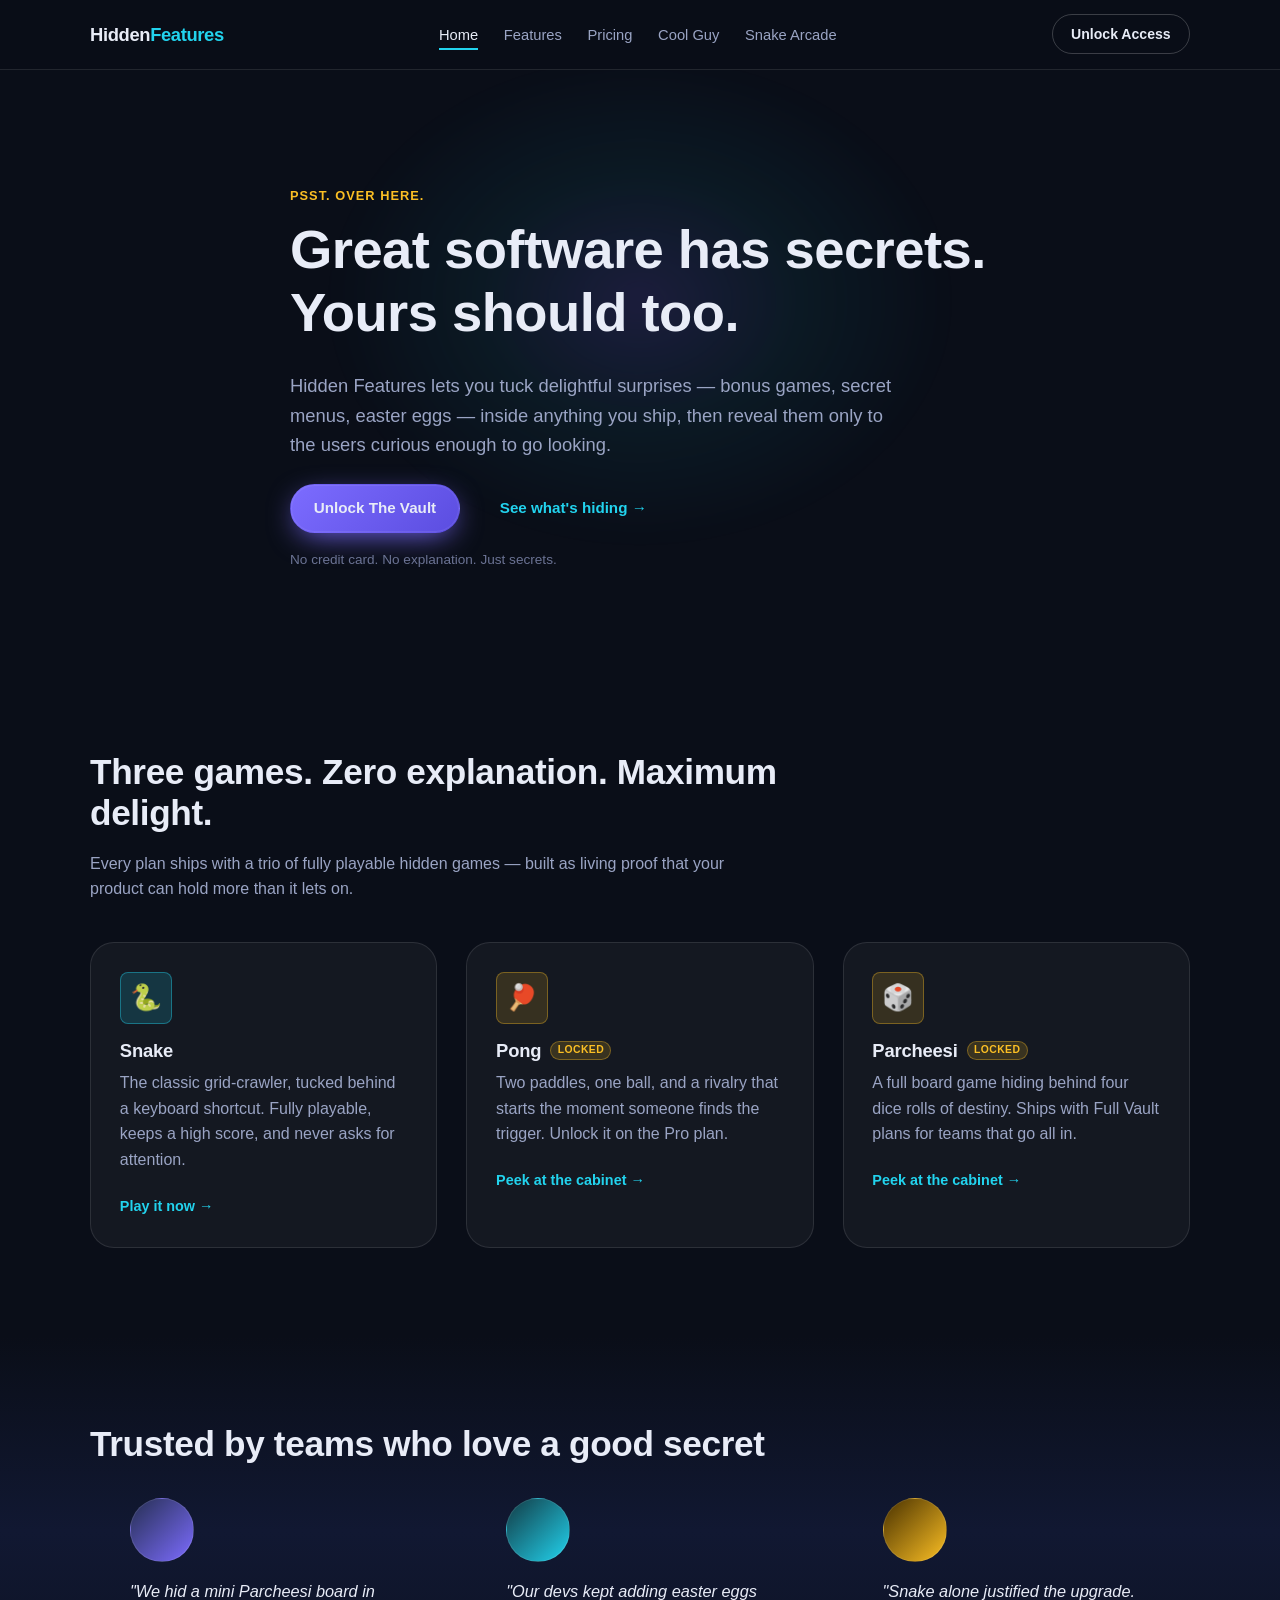
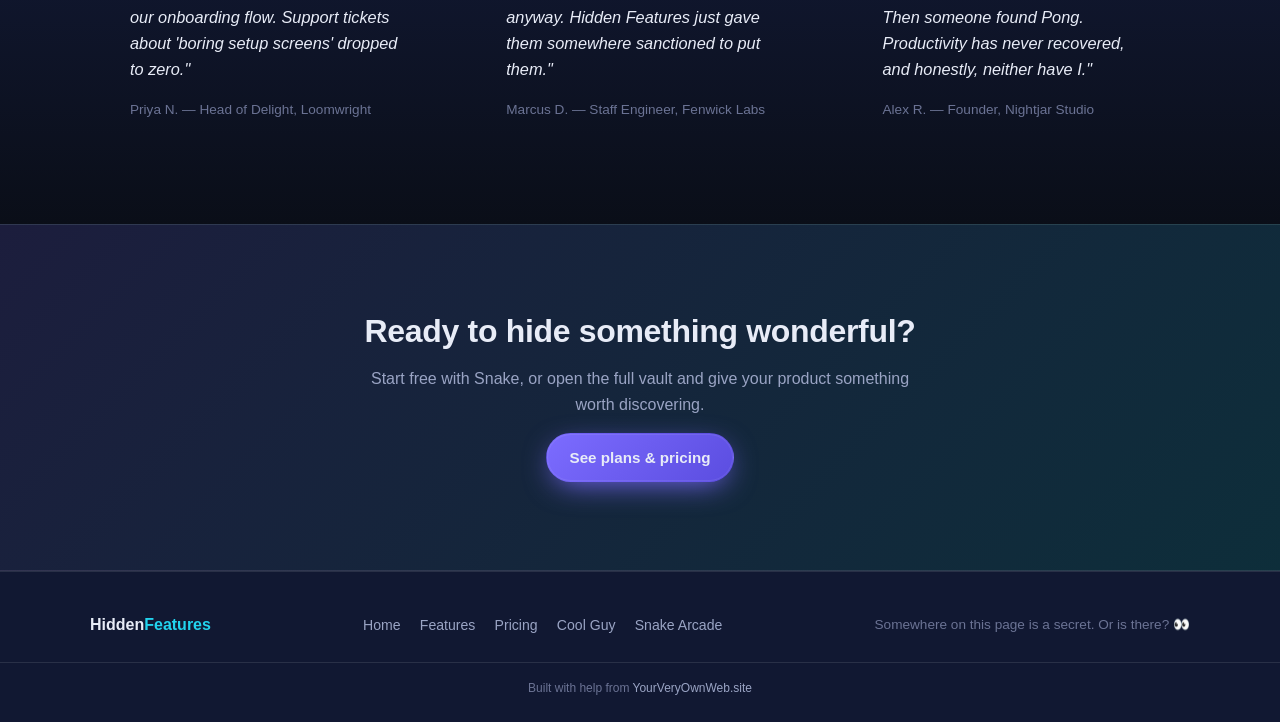
<file: index.html>
<!DOCTYPE html>
<html lang="en">
<head>
<meta charset="UTF-8">
<meta name="viewport" content="width=device-width, initial-scale=1.0">
<title>Hidden Features — Bury Secrets Inside Your Software</title>
<meta name="description" content="Hidden Features lets you tuck delightful surprises — bonus games, secret menus, easter eggs — inside anything you ship.">
<link rel="stylesheet" href="assets/css/styles.css">
</head>
<body>

<!-- HEADER / NAV START -->
<header class="site-header">
  <nav class="nav container">
    <a class="brand" href="index.html">Hidden<span>Features</span></a>
    <button class="nav-toggle" id="nav-toggle" aria-label="Toggle navigation" aria-expanded="false">
      <span></span><span></span><span></span>
    </button>
    <ul class="nav-links" id="nav-links">
      <li><a href="index.html" class="active">Home</a></li>
      <li><a href="features.html">Features</a></li>
      <li><a href="pricing.html">Pricing</a></li>
      <li><a href="cool-guy.html">Cool Guy</a></li>
      <li><a href="snake-game-arcade.html">Snake Arcade</a></li>
    </ul>
    <a class="btn btn-pill nav-cta" href="pricing.html">Unlock Access</a>
  </nav>
</header>
<!-- HEADER / NAV END -->

<main>

  <!-- HERO SECTION START -->
  <section class="hero">
    <div class="hero-glow" aria-hidden="true"></div>
    <div class="container hero-inner">
      <p class="eyebrow fade-in">Psst. Over here.</p>
      <h1 class="fade-in">Great software has secrets.<br>Yours should too.</h1>
      <p class="hero-sub fade-in">Hidden Features lets you tuck delightful surprises — bonus games, secret menus, easter eggs — inside anything you ship, then reveal them only to the users curious enough to go looking.</p>
      <div class="hero-ctas fade-in">
        <a href="pricing.html" class="btn btn-pill btn-primary">Unlock The Vault</a>
        <a href="features.html" class="btn btn-ghost">See what's hiding →</a>
      </div>
      <p class="hero-note fade-in">No credit card. No explanation. Just secrets.</p>
    </div>
  </section>
  <!-- HERO SECTION END -->

  <!-- FEATURES SECTION START -->
  <section class="section features" id="features">
    <div class="container">
      <h2 class="section-heading fade-in">Three games. Zero explanation. Maximum delight.</h2>
      <p class="section-sub fade-in">Every plan ships with a trio of fully playable hidden games — built as living proof that your product can hold more than it lets on.</p>
      <div class="grid grid-3">
        <article class="card glass fade-in">
          <div class="card-icon" style="--icon-color: var(--accent-2)">🐍</div>
          <h3>Snake</h3>
          <p>The classic grid-crawler, tucked behind a keyboard shortcut. Fully playable, keeps a high score, and never asks for attention.</p>
          <a class="card-link" href="snake-game-arcade.html">Play it now →</a>
        </article>
        <article class="card glass fade-in">
          <div class="card-icon locked" style="--icon-color: var(--accent-3)">🏓</div>
          <h3>Pong <span class="badge badge-lock">Locked</span></h3>
          <p>Two paddles, one ball, and a rivalry that starts the moment someone finds the trigger. Unlock it on the Pro plan.</p>
          <a class="card-link" href="snake-game-arcade.html">Peek at the cabinet →</a>
        </article>
        <article class="card glass fade-in">
          <div class="card-icon locked" style="--icon-color: var(--accent-3)">🎲</div>
          <h3>Parcheesi <span class="badge badge-lock">Locked</span></h3>
          <p>A full board game hiding behind four dice rolls of destiny. Ships with Full Vault plans for teams that go all in.</p>
          <a class="card-link" href="snake-game-arcade.html">Peek at the cabinet →</a>
        </article>
      </div>
    </div>
  </section>
  <!-- FEATURES SECTION END -->

  <!-- SOCIAL PROOF / TESTIMONIAL SECTION START -->
  <section class="section testimonial-band">
    <div class="container">
      <h2 class="section-heading fade-in">Trusted by teams who love a good secret</h2>
      <div class="grid grid-3">
        <figure class="testimonial glass fade-in">
          <!-- STOCK PHOTO PLACEHOLDER: swap for real headshot of a smiling product lead -->
          <div class="stock-photo avatar g1"><span>Stock Photo #14 — Woman Pointing Enthusiastically At A Laptop</span></div>
          <blockquote>"We hid a mini Parcheesi board in our onboarding flow. Support tickets about 'boring setup screens' dropped to zero."</blockquote>
          <figcaption>Priya N. — Head of Delight, Loomwright</figcaption>
        </figure>
        <figure class="testimonial glass fade-in">
          <!-- STOCK PHOTO PLACEHOLDER: swap for real headshot of a laughing engineer -->
          <div class="stock-photo avatar g2"><span>Stock Photo #22 — Man Laughing Alone With Salad, Repurposed</span></div>
          <blockquote>"Our devs kept adding easter eggs anyway. Hidden Features just gave them somewhere sanctioned to put them."</blockquote>
          <figcaption>Marcus D. — Staff Engineer, Fenwick Labs</figcaption>
        </figure>
        <figure class="testimonial glass fade-in">
          <!-- STOCK PHOTO PLACEHOLDER: swap for real headshot of a confident founder -->
          <div class="stock-photo avatar g3"><span>Stock Photo #31 — Diverse Team High-Fiving Over A Spreadsheet</span></div>
          <blockquote>"Snake alone justified the upgrade. Then someone found Pong. Productivity has never recovered, and honestly, neither have I."</blockquote>
          <figcaption>Alex R. — Founder, Nightjar Studio</figcaption>
        </figure>
      </div>
    </div>
  </section>
  <!-- SOCIAL PROOF / TESTIMONIAL SECTION END -->

  <!-- FINAL CTA BAND START -->
  <section class="section cta-band">
    <div class="container cta-band-inner fade-in">
      <h2>Ready to hide something wonderful?</h2>
      <p>Start free with Snake, or open the full vault and give your product something worth discovering.</p>
      <a href="pricing.html" class="btn btn-pill btn-primary">See plans &amp; pricing</a>
    </div>
  </section>
  <!-- FINAL CTA BAND END -->

</main>

<!-- FOOTER START -->
<footer class="site-footer">
  <div class="container footer-inner">
    <div class="footer-brand">Hidden<span>Features</span></div>
    <nav class="footer-links" aria-label="Footer navigation">
      <a href="index.html">Home</a>
      <a href="features.html">Features</a>
      <a href="pricing.html">Pricing</a>
      <a href="cool-guy.html">Cool Guy</a>
      <a href="snake-game-arcade.html">Snake Arcade</a>
    </nav>
    <p class="footer-tag">Somewhere on this page is a secret. Or is there? &#128064;</p>
  </div>
  <p class="yvow-credit">Built with help from <a href="https://yourveryownweb.site" rel="noopener">YourVeryOwnWeb.site</a></p>
</footer>
<!-- FOOTER END -->

<script src="assets/js/scripts.js"></script>
</body>
</html>
</file>
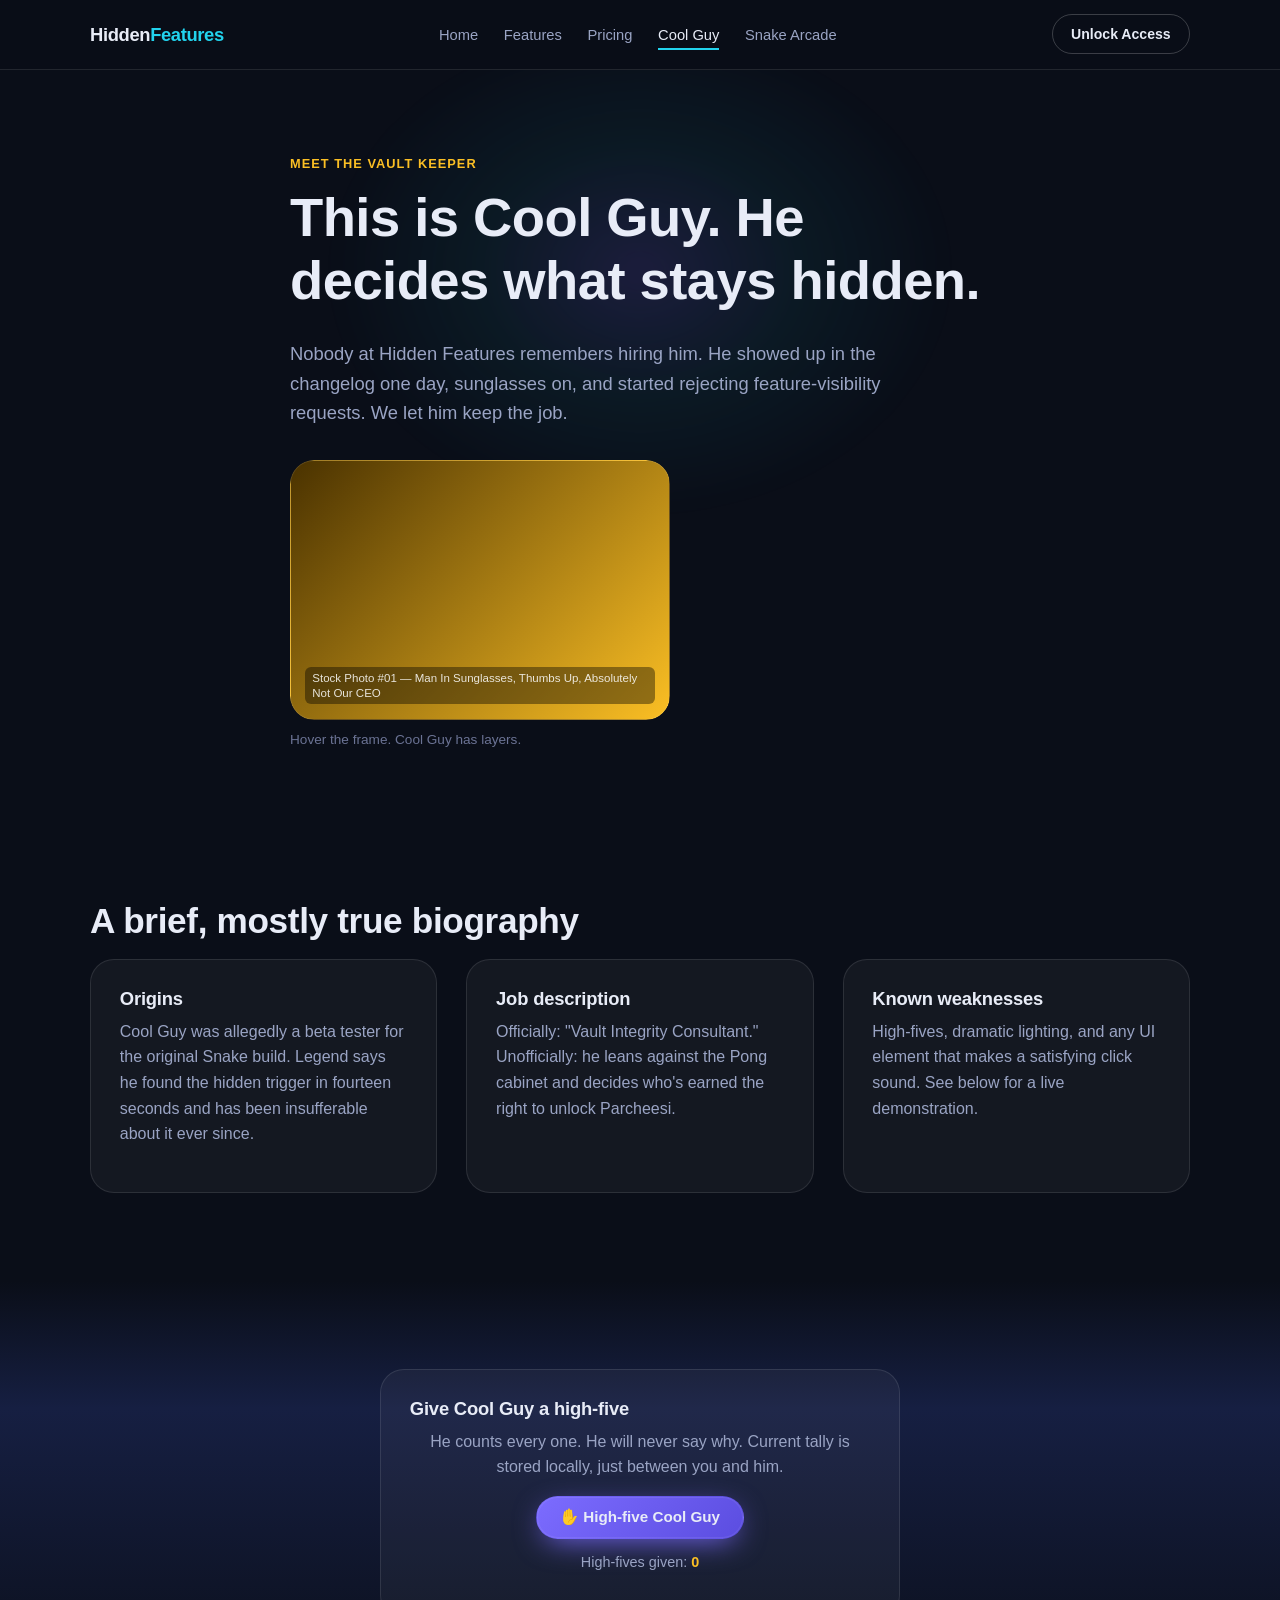
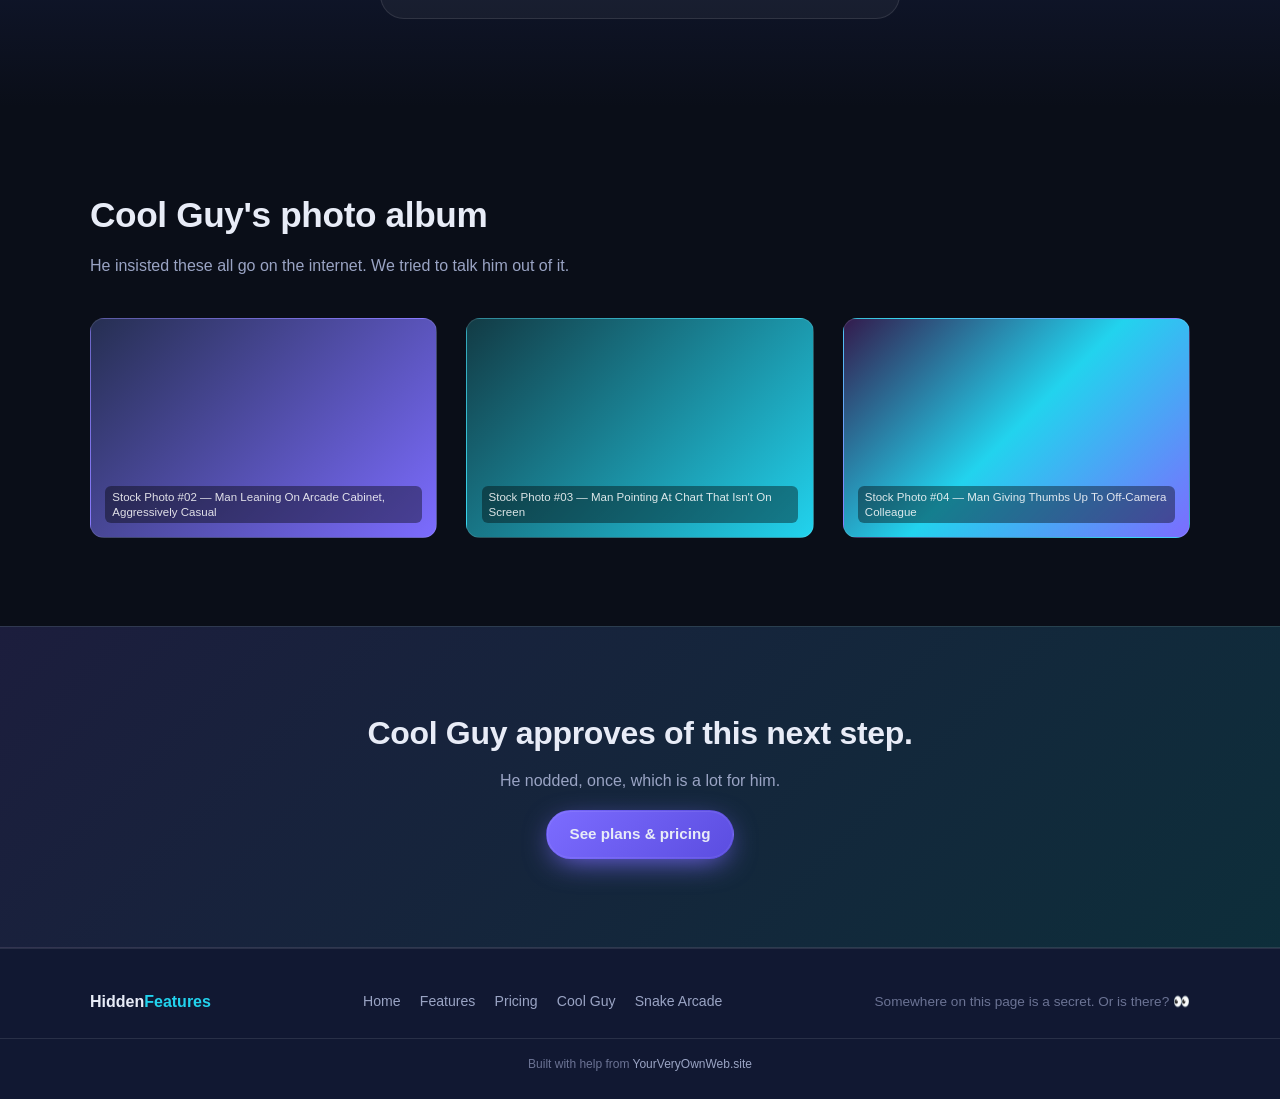
<file: cool-guy.html>
<!DOCTYPE html>
<html lang="en">
<head>
<meta charset="UTF-8">
<meta name="viewport" content="width=device-width, initial-scale=1.0">
<title>Cool Guy — Hidden Features</title>
<meta name="description" content="Meet Cool Guy, the self-appointed Vault Keeper of Hidden Features, and the reason none of your buttons do what you expect.">
<link rel="stylesheet" href="assets/css/styles.css">
</head>
<body>

<!-- HEADER / NAV START -->
<header class="site-header">
  <nav class="nav container">
    <a class="brand" href="index.html">Hidden<span>Features</span></a>
    <button class="nav-toggle" id="nav-toggle" aria-label="Toggle navigation" aria-expanded="false">
      <span></span><span></span><span></span>
    </button>
    <ul class="nav-links" id="nav-links">
      <li><a href="index.html">Home</a></li>
      <li><a href="features.html">Features</a></li>
      <li><a href="pricing.html">Pricing</a></li>
      <li><a href="cool-guy.html" class="active">Cool Guy</a></li>
      <li><a href="snake-game-arcade.html">Snake Arcade</a></li>
    </ul>
    <a class="btn btn-pill nav-cta" href="pricing.html">Unlock Access</a>
  </nav>
</header>
<!-- HEADER / NAV END -->

<main>

  <!-- MASCOT HERO SECTION START -->
  <section class="hero hero-sm">
    <div class="hero-glow" aria-hidden="true"></div>
    <div class="container hero-inner cool-guy-hero">
      <p class="eyebrow fade-in">Meet the vault keeper</p>
      <h1 class="fade-in">This is Cool Guy. He decides what stays hidden.</h1>
      <p class="hero-sub fade-in">Nobody at Hidden Features remembers hiring him. He showed up in the changelog one day, sunglasses on, and started rejecting feature-visibility requests. We let him keep the job.</p>

      <div class="mascot-frame fade-in" id="mascot">
        <!-- STOCK PHOTO PLACEHOLDER: swap for real photo of a confident man in sunglasses giving a thumbs up -->
        <div class="stock-photo mascot-photo g3">
          <span>Stock Photo #01 — Man In Sunglasses, Thumbs Up, Absolutely Not Our CEO</span>
        </div>
        <div class="mascot-shades" id="mascot-shades" aria-hidden="true">😎</div>
      </div>
      <p class="mascot-hint fade-in">Hover the frame. Cool Guy has layers.</p>
    </div>
  </section>
  <!-- MASCOT HERO SECTION END -->

  <!-- BIO SECTION START -->
  <section class="section">
    <div class="container">
      <h2 class="section-heading fade-in">A brief, mostly true biography</h2>
      <div class="grid grid-3">
        <article class="card glass fade-in">
          <h3>Origins</h3>
          <p>Cool Guy was allegedly a beta tester for the original Snake build. Legend says he found the hidden trigger in fourteen seconds and has been insufferable about it ever since.</p>
        </article>
        <article class="card glass fade-in">
          <h3>Job description</h3>
          <p>Officially: "Vault Integrity Consultant." Unofficially: he leans against the Pong cabinet and decides who's earned the right to unlock Parcheesi.</p>
        </article>
        <article class="card glass fade-in">
          <h3>Known weaknesses</h3>
          <p>High-fives, dramatic lighting, and any UI element that makes a satisfying click sound. See below for a live demonstration.</p>
        </article>
      </div>
    </div>
  </section>
  <!-- BIO SECTION END -->

  <!-- INTERACTIVE HIGH FIVE SECTION START -->
  <section class="section gizmos-section">
    <div class="container">
      <div class="card glass fade-in high-five-card">
        <h3>Give Cool Guy a high-five</h3>
        <p>He counts every one. He will never say why. Current tally is stored locally, just between you and him.</p>
        <button class="btn btn-primary btn-pill" id="high-five-btn">✋ High-five Cool Guy</button>
        <p class="high-five-count">High-fives given: <span id="high-five-total">0</span></p>
      </div>
    </div>
  </section>
  <!-- INTERACTIVE HIGH FIVE SECTION END -->

  <!-- STOCK PHOTO GALLERY SECTION START -->
  <section class="section stock-section">
    <div class="container">
      <h2 class="section-heading fade-in">Cool Guy's photo album</h2>
      <p class="section-sub fade-in">He insisted these all go on the internet. We tried to talk him out of it.</p>
      <div class="grid grid-3">
        <!-- STOCK PHOTO PLACEHOLDER: swap for a real candid photo -->
        <div class="stock-photo tall g1 fade-in"><span>Stock Photo #02 — Man Leaning On Arcade Cabinet, Aggressively Casual</span></div>
        <!-- STOCK PHOTO PLACEHOLDER: swap for a real candid photo -->
        <div class="stock-photo tall g2 fade-in"><span>Stock Photo #03 — Man Pointing At Chart That Isn't On Screen</span></div>
        <!-- STOCK PHOTO PLACEHOLDER: swap for a real candid photo -->
        <div class="stock-photo tall g4 fade-in"><span>Stock Photo #04 — Man Giving Thumbs Up To Off-Camera Colleague</span></div>
      </div>
    </div>
  </section>
  <!-- STOCK PHOTO GALLERY SECTION END -->

  <!-- FINAL CTA BAND START -->
  <section class="section cta-band">
    <div class="container cta-band-inner fade-in">
      <h2>Cool Guy approves of this next step.</h2>
      <p>He nodded, once, which is a lot for him.</p>
      <a href="pricing.html" class="btn btn-pill btn-primary">See plans &amp; pricing</a>
    </div>
  </section>
  <!-- FINAL CTA BAND END -->

</main>

<!-- FOOTER START -->
<footer class="site-footer">
  <div class="container footer-inner">
    <div class="footer-brand">Hidden<span>Features</span></div>
    <nav class="footer-links" aria-label="Footer navigation">
      <a href="index.html">Home</a>
      <a href="features.html">Features</a>
      <a href="pricing.html">Pricing</a>
      <a href="cool-guy.html">Cool Guy</a>
      <a href="snake-game-arcade.html">Snake Arcade</a>
    </nav>
    <p class="footer-tag">Somewhere on this page is a secret. Or is there? &#128064;</p>
  </div>
  <p class="yvow-credit">Built with help from <a href="https://yourveryownweb.site" rel="noopener">YourVeryOwnWeb.site</a></p>
</footer>
<!-- FOOTER END -->

<script src="assets/js/scripts.js"></script>
</body>
</html>
</file>
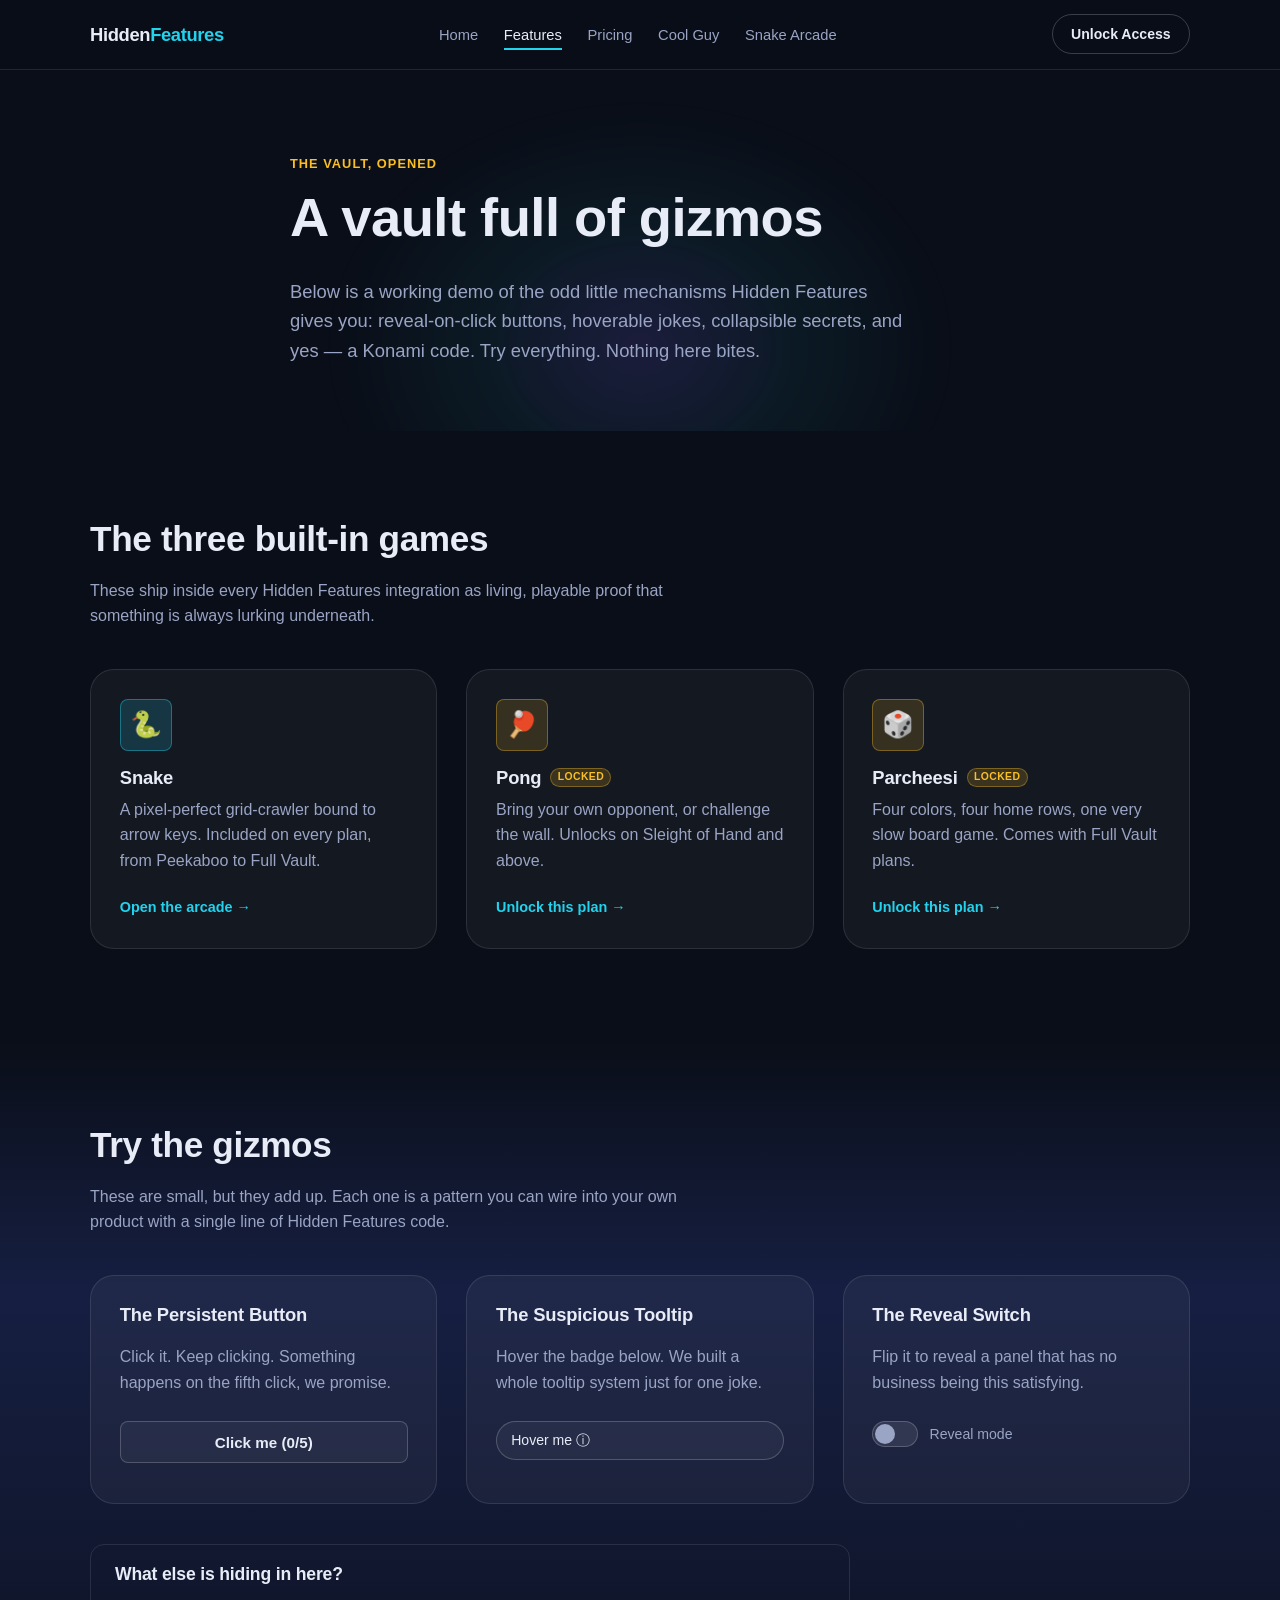
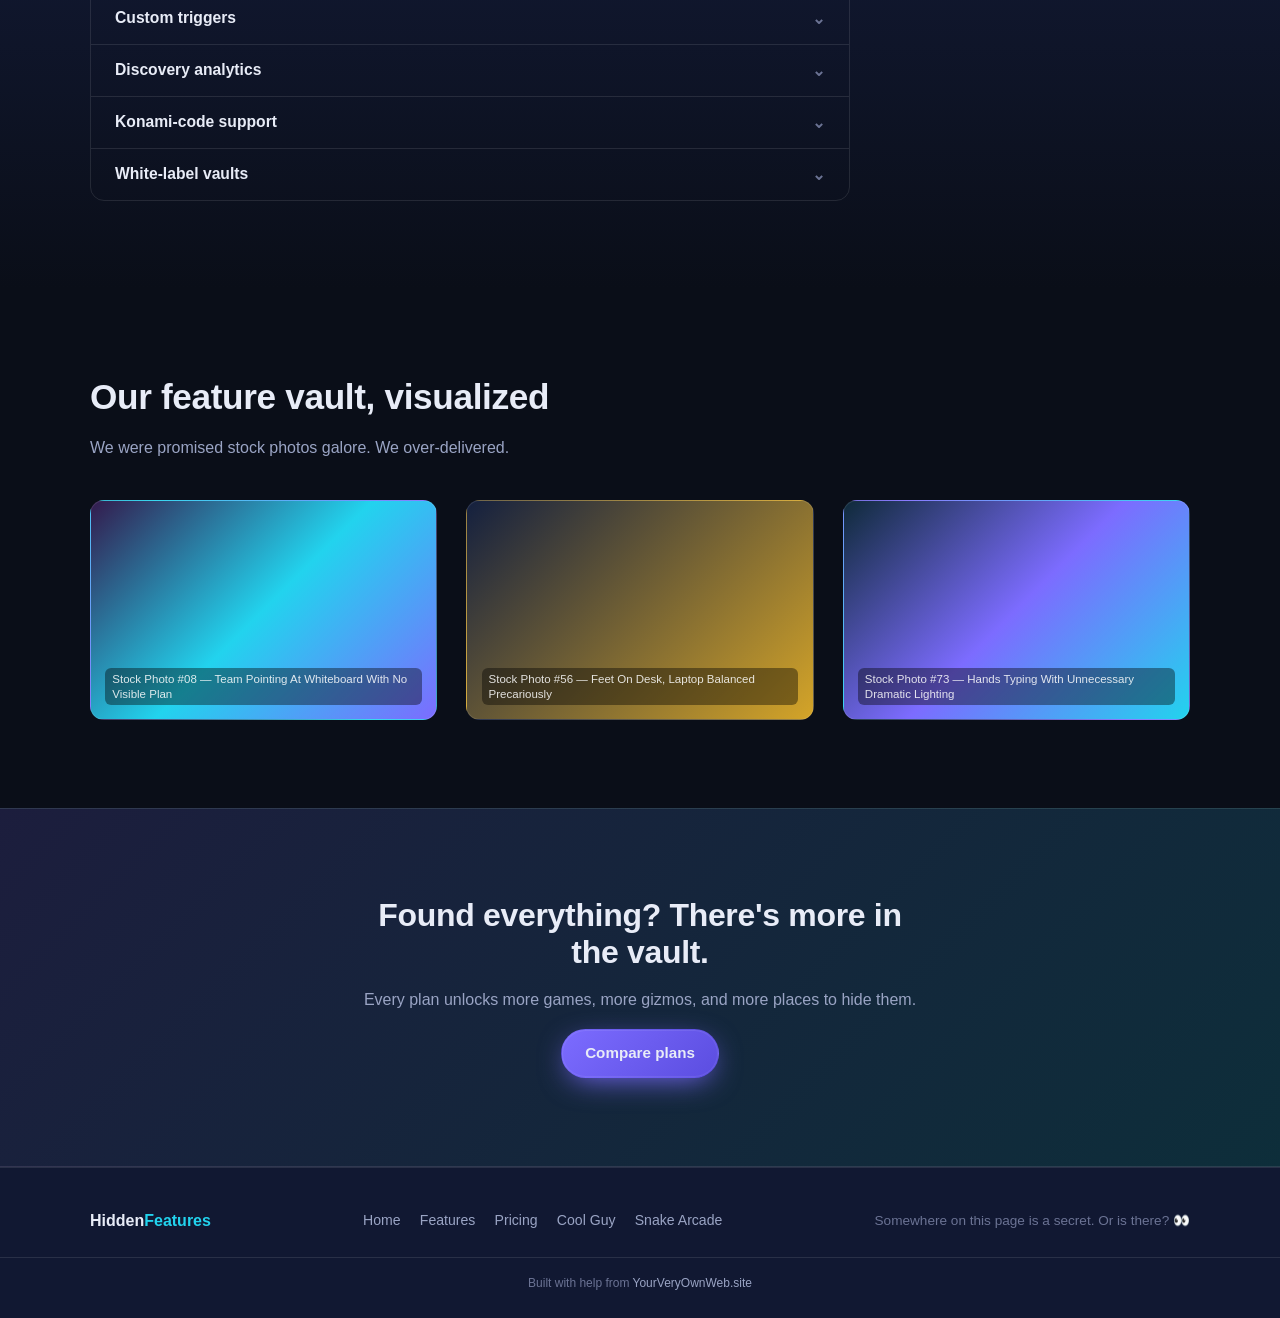
<file: features.html>
<!DOCTYPE html>
<html lang="en">
<head>
<meta charset="UTF-8">
<meta name="viewport" content="width=device-width, initial-scale=1.0">
<title>Features — Hidden Features</title>
<meta name="description" content="A vault full of gizmos: secret buttons, hidden games, hoverable easter eggs and a Konami code that actually does something.">
<link rel="stylesheet" href="assets/css/styles.css">
</head>
<body>

<!-- HEADER / NAV START -->
<header class="site-header">
  <nav class="nav container">
    <a class="brand" href="index.html">Hidden<span>Features</span></a>
    <button class="nav-toggle" id="nav-toggle" aria-label="Toggle navigation" aria-expanded="false">
      <span></span><span></span><span></span>
    </button>
    <ul class="nav-links" id="nav-links">
      <li><a href="index.html">Home</a></li>
      <li><a href="features.html" class="active">Features</a></li>
      <li><a href="pricing.html">Pricing</a></li>
      <li><a href="cool-guy.html">Cool Guy</a></li>
      <li><a href="snake-game-arcade.html">Snake Arcade</a></li>
    </ul>
    <a class="btn btn-pill nav-cta" href="pricing.html">Unlock Access</a>
  </nav>
</header>
<!-- HEADER / NAV END -->

<main>

  <!-- PAGE INTRO SECTION START -->
  <section class="hero hero-sm">
    <div class="hero-glow" aria-hidden="true"></div>
    <div class="container hero-inner">
      <p class="eyebrow fade-in">The vault, opened</p>
      <h1 class="fade-in">A vault full of gizmos</h1>
      <p class="hero-sub fade-in">Below is a working demo of the odd little mechanisms Hidden Features gives you: reveal-on-click buttons, hoverable jokes, collapsible secrets, and yes — a Konami code. Try everything. Nothing here bites.</p>
    </div>
  </section>
  <!-- PAGE INTRO SECTION END -->

  <!-- GAMES DETAIL SECTION START -->
  <section class="section" id="games">
    <div class="container">
      <h2 class="section-heading fade-in">The three built-in games</h2>
      <p class="section-sub fade-in">These ship inside every Hidden Features integration as living, playable proof that something is always lurking underneath.</p>
      <div class="grid grid-3">
        <article class="card glass fade-in">
          <div class="card-icon" style="--icon-color: var(--accent-2)">🐍</div>
          <h3>Snake</h3>
          <p>A pixel-perfect grid-crawler bound to arrow keys. Included on every plan, from Peekaboo to Full Vault.</p>
          <a class="card-link" href="snake-game-arcade.html">Open the arcade →</a>
        </article>
        <article class="card glass fade-in locked-card">
          <div class="card-icon locked" style="--icon-color: var(--accent-3)">🏓</div>
          <h3>Pong <span class="badge badge-lock">Locked</span></h3>
          <p>Bring your own opponent, or challenge the wall. Unlocks on Sleight of Hand and above.</p>
          <a class="card-link" href="pricing.html">Unlock this plan →</a>
        </article>
        <article class="card glass fade-in locked-card">
          <div class="card-icon locked" style="--icon-color: var(--accent-3)">🎲</div>
          <h3>Parcheesi <span class="badge badge-lock">Locked</span></h3>
          <p>Four colors, four home rows, one very slow board game. Comes with Full Vault plans.</p>
          <a class="card-link" href="pricing.html">Unlock this plan →</a>
        </article>
      </div>
    </div>
  </section>
  <!-- GAMES DETAIL SECTION END -->

  <!-- GIZMOS SECTION START -->
  <section class="section gizmos-section">
    <div class="container">
      <h2 class="section-heading fade-in">Try the gizmos</h2>
      <p class="section-sub fade-in">These are small, but they add up. Each one is a pattern you can wire into your own product with a single line of Hidden Features code.</p>

      <div class="grid grid-3 gizmo-grid">

        <!-- Secret click-counter button -->
        <div class="card glass fade-in gizmo-card">
          <h3>The Persistent Button</h3>
          <p>Click it. Keep clicking. Something happens on the fifth click, we promise.</p>
          <button class="btn btn-outline" id="secret-button" data-count="0">Click me (0/5)</button>
          <p class="secret-message" id="secret-message" hidden>🎉 You found it. Persistence is basically the whole product.</p>
        </div>

        <!-- Hover tooltip joke -->
        <div class="card glass fade-in gizmo-card">
          <h3>The Suspicious Tooltip</h3>
          <p>Hover the badge below. We built a whole tooltip system just for one joke.</p>
          <span class="tooltip-trigger" data-tooltip="This tooltip has been load-bearing since 2019.">Hover me ⓘ</span>
        </div>

        <!-- Toggle switch demo -->
        <div class="card glass fade-in gizmo-card">
          <h3>The Reveal Switch</h3>
          <p>Flip it to reveal a panel that has no business being this satisfying.</p>
          <label class="switch">
            <input type="checkbox" id="reveal-toggle">
            <span class="switch-track"><span class="switch-thumb"></span></span>
            <span class="switch-label">Reveal mode</span>
          </label>
          <div class="reveal-panel" id="demo-panel">
            <p>Was this necessary? No. Was it fun to build? Also no, actually, CSS transitions on checkboxes are a nightmare. But here we are.</p>
          </div>
        </div>

      </div>

      <!-- Accordion of hidden capabilities -->
      <div class="accordion fade-in" id="accordion">
        <h3 class="accordion-title">What else is hiding in here?</h3>

        <div class="accordion-item">
          <button class="accordion-trigger" aria-expanded="false">Custom triggers <span class="chevron">⌄</span></button>
          <div class="accordion-panel">
            <p>Bind any hidden feature to a keyboard shortcut, a click count, a scroll depth, or a specific user segment. If it can fire an event, it can unlock a secret.</p>
          </div>
        </div>

        <div class="accordion-item">
          <button class="accordion-trigger" aria-expanded="false">Discovery analytics <span class="chevron">⌄</span></button>
          <div class="accordion-panel">
            <p>See exactly who found what, and how long it took them. Turns out your most engaged users are the ones mashing buttons at 2am.</p>
          </div>
        </div>

        <div class="accordion-item">
          <button class="accordion-trigger" aria-expanded="false">Konami-code support <span class="chevron">⌄</span></button>
          <div class="accordion-panel">
            <p>Yes, the actual Konami code. Try it right now: ↑ ↑ ↓ ↓ ← → ← → on this page. We'll wait.</p>
          </div>
        </div>

        <div class="accordion-item">
          <button class="accordion-trigger" aria-expanded="false">White-label vaults <span class="chevron">⌄</span></button>
          <div class="accordion-panel">
            <p>On the Full Vault plan, hidden features can carry your own branding, so the surprise feels native to your product, not ours.</p>
          </div>
        </div>
      </div>

      <p class="konami-banner" id="konami-banner" hidden>🏆 Achievement unlocked: Old-School Cheater. You've earned a badge nobody can see either.</p>

    </div>
  </section>
  <!-- GIZMOS SECTION END -->

  <!-- STOCK PHOTO GAG SECTION START -->
  <section class="section stock-section">
    <div class="container">
      <h2 class="section-heading fade-in">Our feature vault, visualized</h2>
      <p class="section-sub fade-in">We were promised stock photos galore. We over-delivered.</p>
      <div class="grid grid-3">
        <!-- STOCK PHOTO PLACEHOLDER: swap for real photo of a team pointing at a whiteboard -->
        <div class="stock-photo tall g4 fade-in"><span>Stock Photo #08 — Team Pointing At Whiteboard With No Visible Plan</span></div>
        <!-- STOCK PHOTO PLACEHOLDER: swap for real photo of a person's feet on a desk -->
        <div class="stock-photo tall g5 fade-in"><span>Stock Photo #56 — Feet On Desk, Laptop Balanced Precariously</span></div>
        <!-- STOCK PHOTO PLACEHOLDER: swap for real photo of hands typing dramatically -->
        <div class="stock-photo tall g6 fade-in"><span>Stock Photo #73 — Hands Typing With Unnecessary Dramatic Lighting</span></div>
      </div>
    </div>
  </section>
  <!-- STOCK PHOTO GAG SECTION END -->

  <!-- FINAL CTA BAND START -->
  <section class="section cta-band">
    <div class="container cta-band-inner fade-in">
      <h2>Found everything? There's more in the vault.</h2>
      <p>Every plan unlocks more games, more gizmos, and more places to hide them.</p>
      <a href="pricing.html" class="btn btn-pill btn-primary">Compare plans</a>
    </div>
  </section>
  <!-- FINAL CTA BAND END -->

</main>

<!-- FOOTER START -->
<footer class="site-footer">
  <div class="container footer-inner">
    <div class="footer-brand">Hidden<span>Features</span></div>
    <nav class="footer-links" aria-label="Footer navigation">
      <a href="index.html">Home</a>
      <a href="features.html">Features</a>
      <a href="pricing.html">Pricing</a>
      <a href="cool-guy.html">Cool Guy</a>
      <a href="snake-game-arcade.html">Snake Arcade</a>
    </nav>
    <p class="footer-tag">Somewhere on this page is a secret. Or is there? &#128064;</p>
  </div>
  <p class="yvow-credit">Built with help from <a href="https://yourveryownweb.site" rel="noopener">YourVeryOwnWeb.site</a></p>
</footer>
<!-- FOOTER END -->

<script src="assets/js/scripts.js"></script>
</body>
</html>
</file>
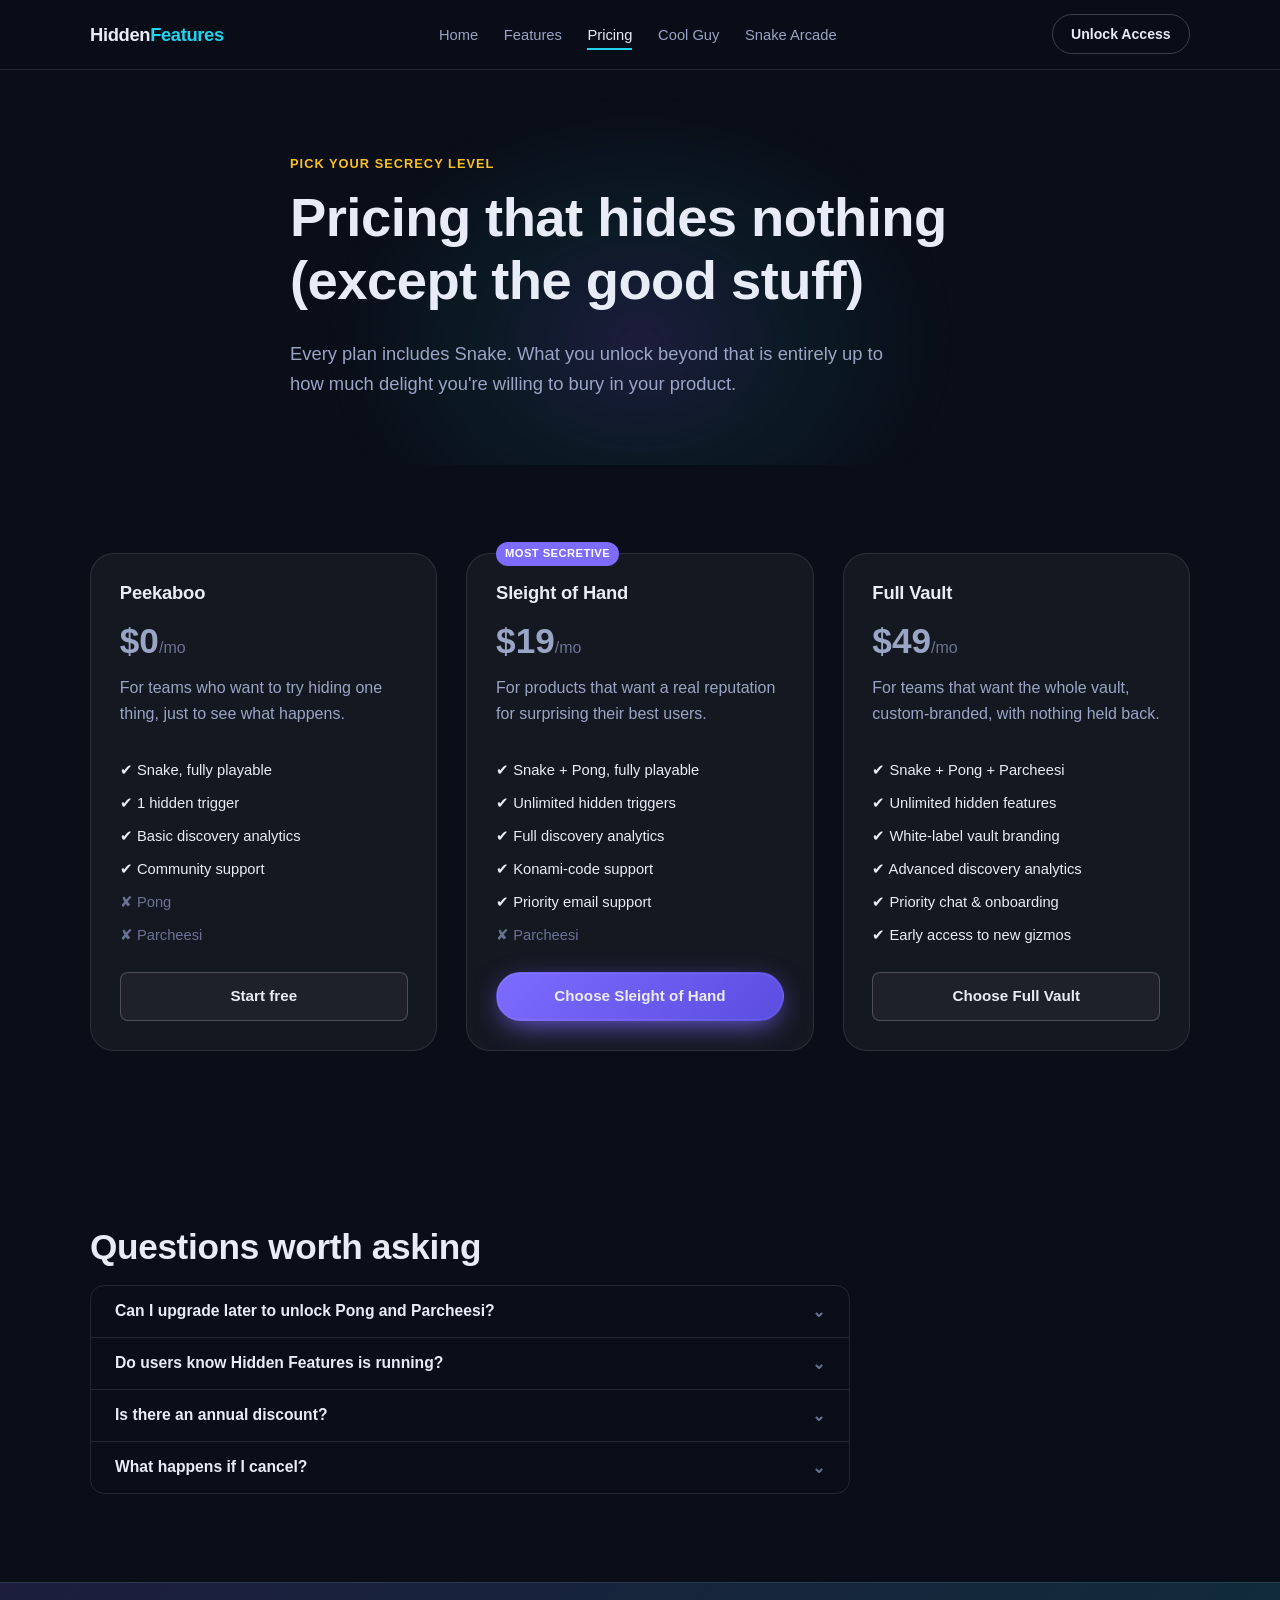
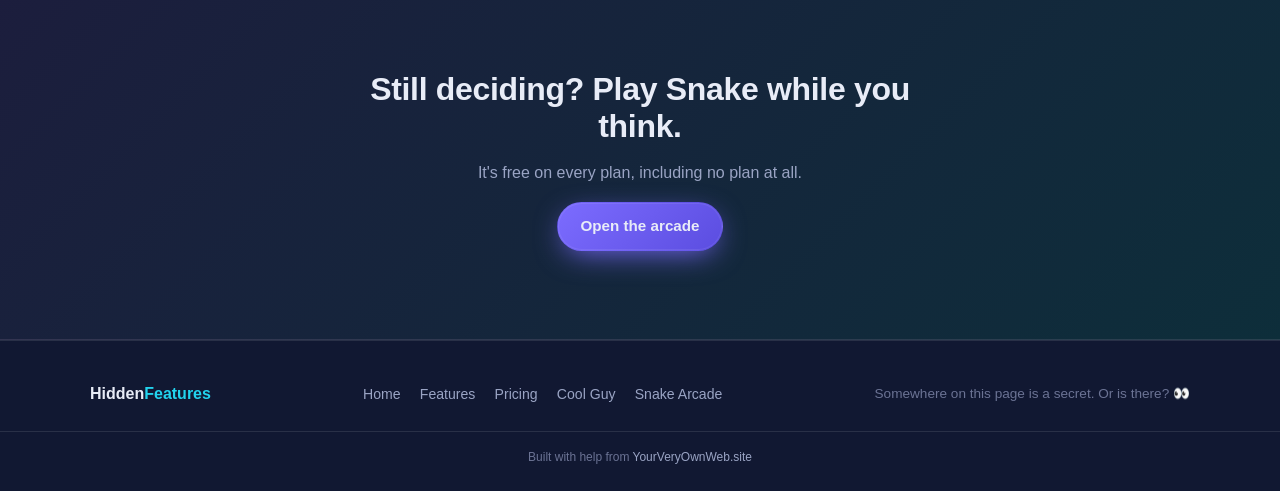
<file: pricing.html>
<!DOCTYPE html>
<html lang="en">
<head>
<meta charset="UTF-8">
<meta name="viewport" content="width=device-width, initial-scale=1.0">
<title>Pricing — Hidden Features</title>
<meta name="description" content="Simple pricing for hiding things: Peekaboo, Sleight of Hand and Full Vault. Pick how many secrets you want to keep.">
<link rel="stylesheet" href="assets/css/styles.css">
</head>
<body>

<!-- HEADER / NAV START -->
<header class="site-header">
  <nav class="nav container">
    <a class="brand" href="index.html">Hidden<span>Features</span></a>
    <button class="nav-toggle" id="nav-toggle" aria-label="Toggle navigation" aria-expanded="false">
      <span></span><span></span><span></span>
    </button>
    <ul class="nav-links" id="nav-links">
      <li><a href="index.html">Home</a></li>
      <li><a href="features.html">Features</a></li>
      <li><a href="pricing.html" class="active">Pricing</a></li>
      <li><a href="cool-guy.html">Cool Guy</a></li>
      <li><a href="snake-game-arcade.html">Snake Arcade</a></li>
    </ul>
    <a class="btn btn-pill nav-cta" href="pricing.html">Unlock Access</a>
  </nav>
</header>
<!-- HEADER / NAV END -->

<main>

  <!-- PRICING INTRO SECTION START -->
  <section class="hero hero-sm">
    <div class="hero-glow" aria-hidden="true"></div>
    <div class="container hero-inner">
      <p class="eyebrow fade-in">Pick your secrecy level</p>
      <h1 class="fade-in">Pricing that hides nothing (except the good stuff)</h1>
      <p class="hero-sub fade-in">Every plan includes Snake. What you unlock beyond that is entirely up to how much delight you're willing to bury in your product.</p>
    </div>
  </section>
  <!-- PRICING INTRO SECTION END -->

  <!-- PRICING TABLE SECTION START -->
  <section class="section">
    <div class="container">
      <div class="grid grid-3 pricing-grid">

        <article class="card glass pricing-card fade-in">
          <h3 class="plan-name">Peekaboo</h3>
          <p class="plan-price">$0<span>/mo</span></p>
          <p class="plan-desc">For teams who want to try hiding one thing, just to see what happens.</p>
          <ul class="plan-features">
            <li>✔ Snake, fully playable</li>
            <li>✔ 1 hidden trigger</li>
            <li>✔ Basic discovery analytics</li>
            <li>✔ Community support</li>
            <li class="muted">✘ Pong</li>
            <li class="muted">✘ Parcheesi</li>
          </ul>
          <a href="cool-guy.html" class="btn btn-outline plan-cta">Start free</a>
        </article>

        <article class="card glass pricing-card pricing-featured fade-in">
          <p class="plan-badge">Most secretive</p>
          <h3 class="plan-name">Sleight of Hand</h3>
          <p class="plan-price">$19<span>/mo</span></p>
          <p class="plan-desc">For products that want a real reputation for surprising their best users.</p>
          <ul class="plan-features">
            <li>✔ Snake + Pong, fully playable</li>
            <li>✔ Unlimited hidden triggers</li>
            <li>✔ Full discovery analytics</li>
            <li>✔ Konami-code support</li>
            <li>✔ Priority email support</li>
            <li class="muted">✘ Parcheesi</li>
          </ul>
          <a href="cool-guy.html" class="btn btn-pill btn-primary plan-cta">Choose Sleight of Hand</a>
        </article>

        <article class="card glass pricing-card fade-in">
          <h3 class="plan-name">Full Vault</h3>
          <p class="plan-price">$49<span>/mo</span></p>
          <p class="plan-desc">For teams that want the whole vault, custom-branded, with nothing held back.</p>
          <ul class="plan-features">
            <li>✔ Snake + Pong + Parcheesi</li>
            <li>✔ Unlimited hidden features</li>
            <li>✔ White-label vault branding</li>
            <li>✔ Advanced discovery analytics</li>
            <li>✔ Priority chat &amp; onboarding</li>
            <li>✔ Early access to new gizmos</li>
          </ul>
          <a href="cool-guy.html" class="btn btn-outline plan-cta">Choose Full Vault</a>
        </article>

      </div>
    </div>
  </section>
  <!-- PRICING TABLE SECTION END -->

  <!-- PRICING FAQ SECTION START -->
  <section class="section faq-section">
    <div class="container">
      <h2 class="section-heading fade-in">Questions worth asking</h2>
      <div class="accordion fade-in" id="pricing-accordion">
        <div class="accordion-item">
          <button class="accordion-trigger" aria-expanded="false">Can I upgrade later to unlock Pong and Parcheesi? <span class="chevron">⌄</span></button>
          <div class="accordion-panel"><p>Yes — upgrading takes effect instantly, and your existing hidden triggers carry over untouched. Nothing you've already buried gets dug up.</p></div>
        </div>
        <div class="accordion-item">
          <button class="accordion-trigger" aria-expanded="false">Do users know Hidden Features is running? <span class="chevron">⌄</span></button>
          <div class="accordion-panel"><p>Only if you tell them, or if they're the type to press every button on a page. We've found there's always at least one.</p></div>
        </div>
        <div class="accordion-item">
          <button class="accordion-trigger" aria-expanded="false">Is there an annual discount? <span class="chevron">⌄</span></button>
          <div class="accordion-panel"><p>Pay annually and get two months free on Sleight of Hand and Full Vault. We'd hide that discount from you, but that felt cruel.</p></div>
        </div>
        <div class="accordion-item">
          <button class="accordion-trigger" aria-expanded="false">What happens if I cancel? <span class="chevron">⌄</span></button>
          <div class="accordion-panel"><p>Your hidden features quietly retire. Snake, Pong and Parcheesi stop responding to their triggers, but nothing breaks — they simply go back to being hidden from everyone, including you.</p></div>
        </div>
      </div>
    </div>
  </section>
  <!-- PRICING FAQ SECTION END -->

  <!-- FINAL CTA BAND START -->
  <section class="section cta-band">
    <div class="container cta-band-inner fade-in">
      <h2>Still deciding? Play Snake while you think.</h2>
      <p>It's free on every plan, including no plan at all.</p>
      <a href="snake-game-arcade.html" class="btn btn-pill btn-primary">Open the arcade</a>
    </div>
  </section>
  <!-- FINAL CTA BAND END -->

</main>

<!-- FOOTER START -->
<footer class="site-footer">
  <div class="container footer-inner">
    <div class="footer-brand">Hidden<span>Features</span></div>
    <nav class="footer-links" aria-label="Footer navigation">
      <a href="index.html">Home</a>
      <a href="features.html">Features</a>
      <a href="pricing.html">Pricing</a>
      <a href="cool-guy.html">Cool Guy</a>
      <a href="snake-game-arcade.html">Snake Arcade</a>
    </nav>
    <p class="footer-tag">Somewhere on this page is a secret. Or is there? &#128064;</p>
  </div>
  <p class="yvow-credit">Built with help from <a href="https://yourveryownweb.site" rel="noopener">YourVeryOwnWeb.site</a></p>
</footer>
<!-- FOOTER END -->

<script src="assets/js/scripts.js"></script>
</body>
</html>
</file>
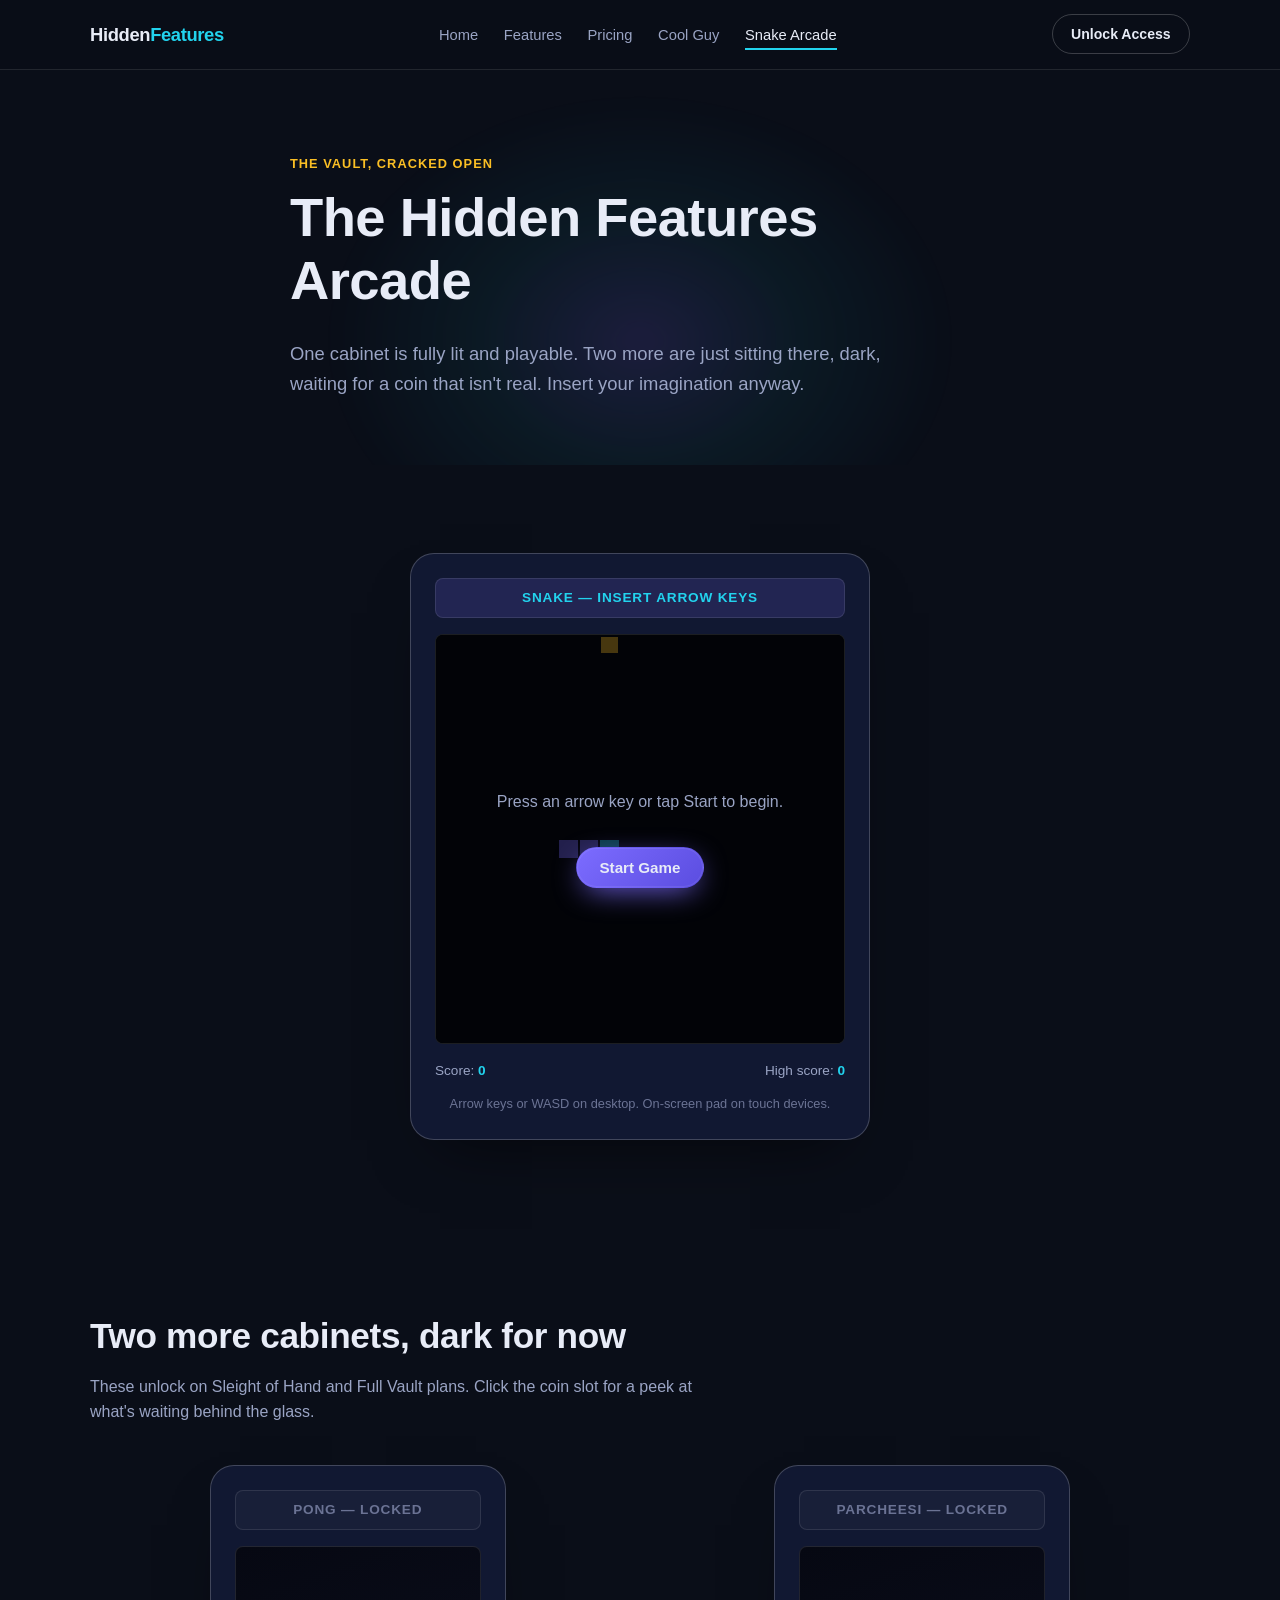
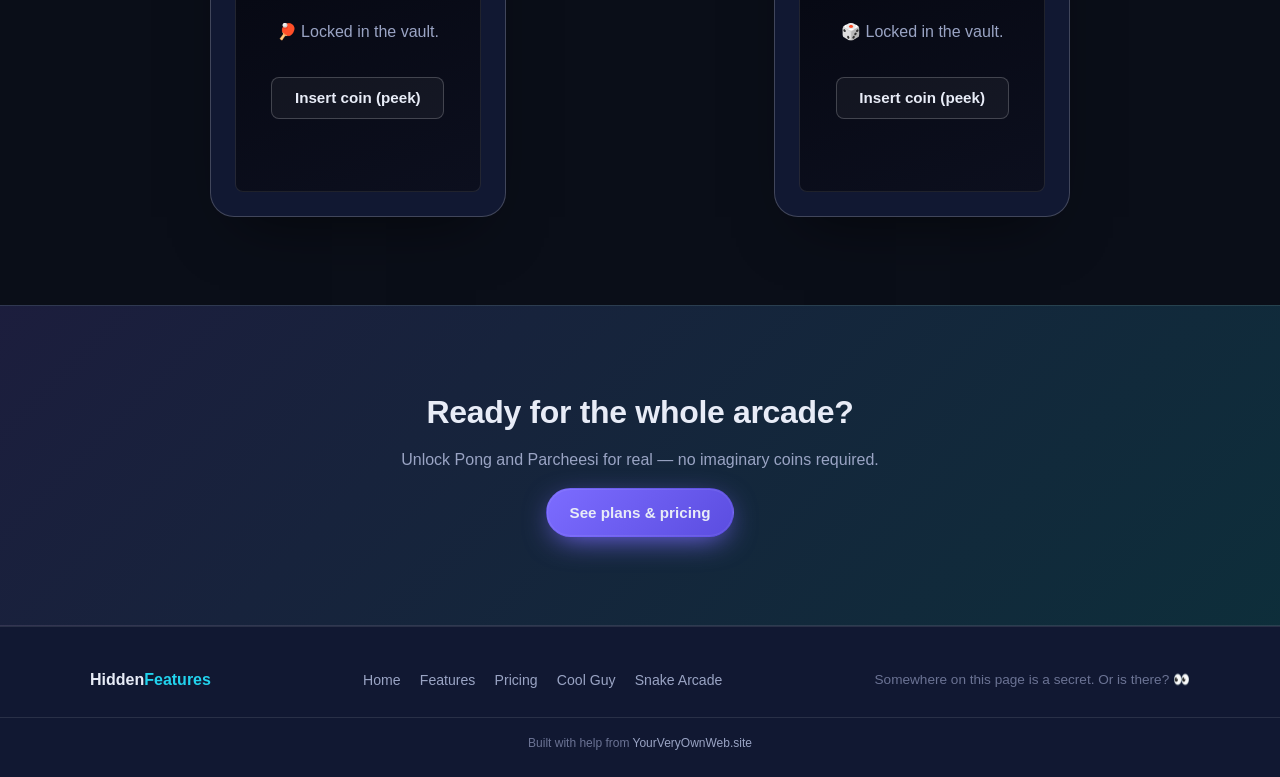
<file: snake-game-arcade.html>
<!DOCTYPE html>
<html lang="en">
<head>
<meta charset="UTF-8">
<meta name="viewport" content="width=device-width, initial-scale=1.0">
<title>Snake Game Arcade — Hidden Features</title>
<meta name="description" content="Play a fully working Snake game, and peek at the locked Pong and Parcheesi cabinets waiting behind it.">
<link rel="stylesheet" href="assets/css/styles.css">
</head>
<body>

<!-- HEADER / NAV START -->
<header class="site-header">
  <nav class="nav container">
    <a class="brand" href="index.html">Hidden<span>Features</span></a>
    <button class="nav-toggle" id="nav-toggle" aria-label="Toggle navigation" aria-expanded="false">
      <span></span><span></span><span></span>
    </button>
    <ul class="nav-links" id="nav-links">
      <li><a href="index.html">Home</a></li>
      <li><a href="features.html">Features</a></li>
      <li><a href="pricing.html">Pricing</a></li>
      <li><a href="cool-guy.html">Cool Guy</a></li>
      <li><a href="snake-game-arcade.html" class="active">Snake Arcade</a></li>
    </ul>
    <a class="btn btn-pill nav-cta" href="pricing.html">Unlock Access</a>
  </nav>
</header>
<!-- HEADER / NAV END -->

<main>

  <!-- ARCADE INTRO SECTION START -->
  <section class="hero hero-sm">
    <div class="hero-glow" aria-hidden="true"></div>
    <div class="container hero-inner">
      <p class="eyebrow fade-in">The vault, cracked open</p>
      <h1 class="fade-in">The Hidden Features Arcade</h1>
      <p class="hero-sub fade-in">One cabinet is fully lit and playable. Two more are just sitting there, dark, waiting for a coin that isn't real. Insert your imagination anyway.</p>
    </div>
  </section>
  <!-- ARCADE INTRO SECTION END -->

  <!-- SNAKE CABINET SECTION START -->
  <section class="section">
    <div class="container">
      <div class="cabinet cabinet-active fade-in">
        <div class="cabinet-marquee">SNAKE — INSERT ARROW KEYS</div>
        <div class="cabinet-screen">
          <canvas id="snake-canvas" width="400" height="400" aria-label="Snake game canvas"></canvas>
          <div class="cabinet-overlay" id="snake-overlay">
            <p id="snake-overlay-text">Press an arrow key or tap Start to begin.</p>
            <button class="btn btn-pill btn-primary" id="snake-start-btn">Start Game</button>
          </div>
        </div>
        <div class="cabinet-hud">
          <span>Score: <strong id="snake-score">0</strong></span>
          <span>High score: <strong id="snake-highscore">0</strong></span>
        </div>
        <div class="cabinet-controls" aria-label="Touch controls">
          <button class="dpad-btn" data-dir="up" aria-label="Move up">↑</button>
          <div class="dpad-row">
            <button class="dpad-btn" data-dir="left" aria-label="Move left">←</button>
            <button class="dpad-btn" data-dir="down" aria-label="Move down">↓</button>
            <button class="dpad-btn" data-dir="right" aria-label="Move right">→</button>
          </div>
        </div>
        <p class="cabinet-caption">Arrow keys or WASD on desktop. On-screen pad on touch devices.</p>
      </div>
    </div>
  </section>
  <!-- SNAKE CABINET SECTION END -->

  <!-- LOCKED CABINETS SECTION START -->
  <section class="section">
    <div class="container">
      <h2 class="section-heading fade-in">Two more cabinets, dark for now</h2>
      <p class="section-sub fade-in">These unlock on Sleight of Hand and Full Vault plans. Click the coin slot for a peek at what's waiting behind the glass.</p>

      <div class="grid grid-2 locked-cabinet-grid">

        <div class="cabinet cabinet-locked fade-in">
          <div class="cabinet-marquee">PONG — LOCKED</div>
          <div class="cabinet-screen cabinet-screen-dark" id="pong-screen">
            <div class="cabinet-overlay" id="pong-overlay">
              <p>🏓 Locked in the vault.</p>
              <button class="btn btn-outline" id="unlock-pong" aria-expanded="false">Insert coin (peek)</button>
            </div>
            <div class="cabinet-reveal" id="pong-reveal" hidden>
              <!-- STOCK PHOTO PLACEHOLDER: swap for a real screenshot of the Pong prototype -->
              <div class="stock-photo cabinet-photo g5"><span>Stock Photo #61 — Two Paddles, One Ball, Infinite Rivalry</span></div>
              <p>Two-paddle Pong with adjustable ball speed and a scoring streak counter. Unlocks with Sleight of Hand.</p>
            </div>
          </div>
        </div>

        <div class="cabinet cabinet-locked fade-in">
          <div class="cabinet-marquee">PARCHEESI — LOCKED</div>
          <div class="cabinet-screen cabinet-screen-dark" id="parcheesi-screen">
            <div class="cabinet-overlay" id="parcheesi-overlay">
              <p>🎲 Locked in the vault.</p>
              <button class="btn btn-outline" id="unlock-parcheesi" aria-expanded="false">Insert coin (peek)</button>
            </div>
            <div class="cabinet-reveal" id="parcheesi-reveal" hidden>
              <!-- STOCK PHOTO PLACEHOLDER: swap for a real screenshot of the Parcheesi board -->
              <div class="stock-photo cabinet-photo g6"><span>Stock Photo #77 — Four Colors, Four Home Rows, One Grudge</span></div>
              <p>Full four-player Parcheesi board with dice-roll animation and a "safe zone" gloat button. Unlocks with Full Vault.</p>
            </div>
          </div>
        </div>

      </div>
    </div>
  </section>
  <!-- LOCKED CABINETS SECTION END -->

  <!-- FINAL CTA BAND START -->
  <section class="section cta-band">
    <div class="container cta-band-inner fade-in">
      <h2>Ready for the whole arcade?</h2>
      <p>Unlock Pong and Parcheesi for real — no imaginary coins required.</p>
      <a href="pricing.html" class="btn btn-pill btn-primary">See plans &amp; pricing</a>
    </div>
  </section>
  <!-- FINAL CTA BAND END -->

</main>

<!-- FOOTER START -->
<footer class="site-footer">
  <div class="container footer-inner">
    <div class="footer-brand">Hidden<span>Features</span></div>
    <nav class="footer-links" aria-label="Footer navigation">
      <a href="index.html">Home</a>
      <a href="features.html">Features</a>
      <a href="pricing.html">Pricing</a>
      <a href="cool-guy.html">Cool Guy</a>
      <a href="snake-game-arcade.html">Snake Arcade</a>
    </nav>
    <p class="footer-tag">Somewhere on this page is a secret. Or is there? &#128064;</p>
  </div>
  <p class="yvow-credit">Built with help from <a href="https://yourveryownweb.site" rel="noopener">YourVeryOwnWeb.site</a></p>
</footer>
<!-- FOOTER END -->

<script src="assets/js/scripts.js"></script>
</body>
</html>
</file>
<file: assets/css/styles.css>
/* ==========================================================================
   HIDDEN FEATURES — SHARED STYLESHEET
   ========================================================================== */

/* ---------- ROOT / DESIGN TOKENS ---------- */
:root{
  --bg:#0a0e18;
  --bg-alt:#111832;
  --bg-alt-2:#161f42;
  --surface: rgba(255,255,255,0.045);
  --surface-strong: rgba(255,255,255,0.09);
  --border: rgba(255,255,255,0.10);
  --border-strong: rgba(255,255,255,0.20);
  --text:#e8ecf7;
  --text-dim:#9aa4c4;
  --text-dimmer:#6b7394;

  --accent:#7c6cff;
  --accent-soft: rgba(124,108,255,0.16);
  --accent-2:#22d3ee;
  --accent-2-soft: rgba(34,211,238,0.16);
  --accent-3:#fbbf24;
  --accent-3-soft: rgba(251,191,36,0.16);

  --radius-sm:8px;
  --radius-md:14px;
  --radius-lg:24px;

  --font-heading: 'Inter', -apple-system, BlinkMacSystemFont, 'Segoe UI', Roboto, Helvetica, Arial, sans-serif;
  --font-body: 'Inter', -apple-system, BlinkMacSystemFont, 'Segoe UI', Roboto, Helvetica, Arial, sans-serif;

  --max-width: 1180px;
  --transition: 0.25s ease;
}

/* ---------- RESET ---------- */
*, *::before, *::after{ box-sizing: border-box; }
html{ scroll-behavior: smooth; }
body{
  margin:0;
  background: var(--bg);
  color: var(--text);
  font-family: var(--font-body);
  line-height: 1.6;
  -webkit-font-smoothing: antialiased;
}
img{ max-width:100%; display:block; }
ul{ margin:0; padding:0; list-style:none; }
a{ color: inherit; text-decoration:none; }
button{ font-family: inherit; cursor:pointer; }
h1,h2,h3,h4{ font-family: var(--font-heading); margin:0 0 0.5em; line-height:1.15; letter-spacing:-0.01em; }
p{ margin:0 0 1em; color: var(--text-dim); }

.container{
  width:100%;
  max-width: var(--max-width);
  margin: 0 auto;
  padding: 0 clamp(1rem, 4vw, 2.5rem);
}

/* ---------- FADE IN (subtle motion) ---------- */
.fade-in{
  opacity: 0;
  transform: translateY(18px);
  transition: opacity 0.7s ease, transform 0.7s ease;
}
.fade-in.is-visible{
  opacity: 1;
  transform: translateY(0);
}
@media (prefers-reduced-motion: reduce){
  .fade-in{ opacity:1; transform:none; transition:none; }
}

/* ---------- BUTTONS ---------- */
.btn{
  display:inline-flex;
  align-items:center;
  justify-content:center;
  gap:0.5em;
  padding: 0.75em 1.5em;
  border-radius: var(--radius-sm);
  font-weight:600;
  font-size:0.95rem;
  border: 1px solid var(--border-strong);
  background: transparent;
  color: var(--text);
  transition: transform var(--transition), background var(--transition), box-shadow var(--transition), border-color var(--transition);
  white-space: nowrap;
}
.btn:hover{ transform: translateY(-2px); }
.btn-pill{ border-radius: 999px; }
.btn-primary{
  background: linear-gradient(135deg, var(--accent), #5b4de0);
  border-color: transparent;
  box-shadow: 0 0 0 1px rgba(255,255,255,0.08) inset, 0 8px 30px -8px var(--accent);
}
.btn-primary:hover{ box-shadow: 0 0 0 1px rgba(255,255,255,0.12) inset, 0 12px 40px -6px var(--accent); }
.btn-ghost{
  border-color: transparent;
  color: var(--accent-2);
}
.btn-ghost:hover{ color:#7ee8f7; }
.btn-outline{
  background: var(--surface);
  border-color: var(--border-strong);
}
.btn-outline:hover{ border-color: var(--accent-2); color: var(--accent-2); }

/* ---------- NAV / HEADER ---------- */
.site-header{
  position: sticky;
  top:0;
  z-index: 100;
  backdrop-filter: blur(14px);
  background: rgba(10,14,24,0.72);
  border-bottom: 1px solid var(--border);
}
.nav{
  display:flex;
  align-items:center;
  justify-content:space-between;
  gap: 1rem;
  padding: 0.9rem clamp(1rem, 4vw, 2.5rem);
}
.brand{
  font-family: var(--font-heading);
  font-weight:800;
  font-size:1.15rem;
  letter-spacing:-0.02em;
}
.brand span{ color: var(--accent-2); }

.nav-links{
  display:flex;
  align-items:center;
  gap: clamp(1rem, 2vw, 2rem);
  flex-wrap: wrap;
}
.nav-links a{
  font-size:0.92rem;
  color: var(--text-dim);
  padding: 0.4em 0;
  border-bottom: 2px solid transparent;
  transition: color var(--transition), border-color var(--transition);
}
.nav-links a:hover, .nav-links a.active{
  color: var(--text);
  border-color: var(--accent-2);
}

.nav-toggle{
  display:none;
  flex-direction:column;
  gap:5px;
  background:none;
  border:none;
  padding:6px;
}
.nav-toggle span{
  width:22px;
  height:2px;
  background: var(--text);
  border-radius:2px;
}

.nav-cta{ flex-shrink:0; padding: 0.55em 1.3em; font-size:0.88rem; }

@media (max-width: 767px){
  .nav-toggle{ display:flex; }
  .nav-links{
    position:absolute;
    top:100%;
    left:0;
    right:0;
    flex-direction:column;
    align-items:flex-start;
    background: rgba(10,14,24,0.97);
    border-bottom: 1px solid var(--border);
    padding: 1rem clamp(1rem, 4vw, 2.5rem) 1.5rem;
    max-height:0;
    overflow:hidden;
    transition: max-height 0.3s ease;
  }
  .nav-links.open{ max-height: 400px; }
  .nav-cta{ display:none; }
}

/* ---------- HERO ---------- */
.hero{
  position:relative;
  overflow:hidden;
  padding: clamp(4rem, 10vw, 7rem) 0 clamp(3rem, 7vw, 5rem);
}
.hero-sm{ padding: clamp(3rem, 7vw, 5rem) 0 clamp(2rem, 5vw, 3rem); }
.hero-glow{
  position:absolute;
  top:-20%;
  left:50%;
  width: min(900px, 130%);
  height: 700px;
  transform: translateX(-50%);
  background: radial-gradient(closest-side, var(--accent-soft), rgba(34,211,238,0.06), transparent 70%);
  filter: blur(10px);
  z-index:0;
  pointer-events:none;
}
.hero-inner{ position:relative; z-index:1; max-width: 780px; }
.eyebrow{
  display:inline-block;
  font-size:0.8rem;
  font-weight:700;
  letter-spacing:0.08em;
  text-transform:uppercase;
  color: var(--accent-3);
  margin-bottom: 1em;
}
.hero h1{
  font-size: clamp(2.1rem, 5.2vw, 3.4rem);
}
.hero-sub{
  font-size: clamp(1rem, 1.6vw, 1.15rem);
  max-width: 620px;
}
.hero-ctas{
  display:flex;
  gap:1rem;
  flex-wrap:wrap;
  margin: 1.5rem 0 1rem;
}
.hero-note{ font-size:0.85rem; color: var(--text-dimmer); }

/* ---------- SECTIONS / GRID ---------- */
.section{ padding: clamp(3rem, 7vw, 5.5rem) 0; }
.section-heading{
  font-size: clamp(1.6rem, 3vw, 2.2rem);
  max-width: 700px;
}
.section-sub{
  max-width: 640px;
  margin-bottom: 2.5rem;
}
.grid{ display:grid; gap: clamp(1.2rem, 2.5vw, 1.8rem); }
.grid-2{ grid-template-columns: 1fr; }
.grid-3{ grid-template-columns: 1fr; }
@media (min-width: 768px){
  .grid-2{ grid-template-columns: repeat(2, 1fr); }
  .grid-3{ grid-template-columns: repeat(2, 1fr); }
}
@media (min-width: 1024px){
  .grid-3{ grid-template-columns: repeat(3, 1fr); }
}

/* ---------- GLASS CARD ---------- */
.card.glass{
  background: var(--surface);
  border: 1px solid var(--border);
  border-radius: var(--radius-lg);
  padding: 1.8rem;
  transition: transform var(--transition), border-color var(--transition), background var(--transition);
}
.card.glass:hover{
  transform: translateY(-4px);
  border-color: var(--border-strong);
  background: var(--surface-strong);
}
.card-icon{
  width:52px; height:52px;
  display:flex; align-items:center; justify-content:center;
  font-size:1.6rem;
  border-radius: var(--radius-sm);
  background: color-mix(in srgb, var(--icon-color) 16%, transparent);
  border: 1px solid color-mix(in srgb, var(--icon-color) 40%, transparent);
  margin-bottom: 1rem;
}
.card-icon.locked{ opacity: 0.9; }
.card h3{ display:flex; align-items:center; gap:0.5em; font-size:1.15rem; }
.card-link{
  display:inline-block;
  margin-top:0.4rem;
  color: var(--accent-2);
  font-weight:600;
  font-size:0.9rem;
}
.card-link:hover{ text-decoration: underline; }
.locked-card{ opacity:0.92; }

.badge{
  font-size:0.65rem;
  font-weight:700;
  letter-spacing:0.04em;
  text-transform:uppercase;
  padding:0.25em 0.6em;
  border-radius:999px;
}
.badge-lock{
  background: var(--accent-3-soft);
  color: var(--accent-3);
  border: 1px solid rgba(251,191,36,0.35);
}

/* ---------- TESTIMONIAL BAND ---------- */
.testimonial-band{ background: linear-gradient(180deg, transparent, var(--bg-alt) 40%, transparent); }
.testimonial{
  display:flex;
  flex-direction:column;
  gap:1rem;
}
.testimonial blockquote{
  margin:0;
  font-size:1.02rem;
  color: var(--text);
  font-style: italic;
}
.testimonial figcaption{
  font-size:0.85rem;
  color: var(--text-dimmer);
}

/* ---------- STOCK PHOTO PLACEHOLDERS ---------- */
.stock-photo{
  position:relative;
  border-radius: var(--radius-md);
  border: 1px solid var(--border);
  overflow:hidden;
  display:flex;
  align-items:flex-end;
  min-height: 160px;
  padding: 0.9rem;
}
.stock-photo span{
  font-size:0.72rem;
  color: rgba(255,255,255,0.85);
  background: rgba(0,0,0,0.4);
  padding: 0.3em 0.6em;
  border-radius: 6px;
  line-height:1.3;
}
.stock-photo.avatar{ width:64px; height:64px; border-radius:50%; min-height:0; align-items:center; justify-content:center; padding:0; }
.stock-photo.avatar span{ display:none; }
.stock-photo.tall{ min-height: 220px; }
.stock-photo.mascot-photo{ min-height: 260px; border-radius: var(--radius-lg); }
.stock-photo.cabinet-photo{ min-height: 140px; margin-bottom: 0.8rem; }

.g1{ background: linear-gradient(135deg, #262f52, #7c6cff); }
.g2{ background: linear-gradient(135deg, #123b45, #22d3ee); }
.g3{ background: linear-gradient(135deg, #4a3200, #fbbf24); }
.g4{ background: linear-gradient(135deg, #331b4d, #22d3ee, #7c6cff); }
.g5{ background: linear-gradient(135deg, #14203f, #fbbf24 120%); }
.g6{ background: linear-gradient(135deg, #0f2a3a, #7c6cff, #22d3ee); }

/* ---------- CTA BAND ---------- */
.cta-band{
  background: linear-gradient(135deg, var(--accent-soft), var(--accent-2-soft));
  border-top: 1px solid var(--border);
  border-bottom: 1px solid var(--border);
}
.cta-band-inner{
  text-align:center;
  max-width: 640px;
  margin: 0 auto;
}
.cta-band-inner h2{ font-size: clamp(1.5rem, 3vw, 2rem); }

/* ---------- FOOTER ---------- */
.site-footer{
  padding: 2.5rem 0 1.5rem;
  border-top: 1px solid var(--border);
  background: var(--bg-alt);
}
.footer-inner{
  display:flex;
  flex-direction:column;
  gap:1rem;
  align-items:flex-start;
}
.footer-brand{ font-family: var(--font-heading); font-weight:800; }
.footer-brand span{ color: var(--accent-2); }
.footer-links{ display:flex; gap:1.2rem; flex-wrap:wrap; }
.footer-links a{ color: var(--text-dim); font-size:0.88rem; }
.footer-links a:hover{ color: var(--text); }
.footer-tag{ font-size:0.85rem; color: var(--text-dimmer); margin:0; }
@media (min-width: 768px){
  .footer-inner{ flex-direction:row; align-items:center; justify-content:space-between; flex-wrap:wrap; }
}
.yvow-credit{
  text-align:center;
  font-size:0.75rem;
  color: var(--text-dimmer);
  margin: 1.5rem 0 0;
  padding-top: 1rem;
  border-top: 1px solid var(--border);
}
.yvow-credit a{ color: var(--text-dim); }
.yvow-credit a:hover{ color: var(--accent-2); }

/* ---------- GIZMOS ---------- */
.gizmos-section{ background: linear-gradient(180deg, transparent, var(--bg-alt-2) 30%, transparent); }
.gizmo-grid{ margin-bottom: 2.5rem; }
.gizmo-card{ display:flex; flex-direction:column; gap:0.6rem; }
.secret-message{
  margin-top:0.5rem;
  color: var(--accent-3);
  font-weight:600;
  font-size:0.9rem;
}

.tooltip-trigger{
  position:relative;
  display:inline-block;
  padding:0.5em 1em;
  border-radius:999px;
  border:1px solid var(--border-strong);
  background: var(--surface);
  font-size:0.88rem;
  cursor: help;
}
.tooltip-trigger::after{
  content: attr(data-tooltip);
  position:absolute;
  bottom: calc(100% + 10px);
  left:0;
  width: 220px;
  background: #06090f;
  border: 1px solid var(--border-strong);
  color: var(--text);
  font-size:0.78rem;
  padding: 0.6em 0.8em;
  border-radius: var(--radius-sm);
  opacity:0;
  transform: translateY(6px);
  transition: opacity var(--transition), transform var(--transition);
  pointer-events:none;
  z-index:5;
}
.tooltip-trigger:hover::after, .tooltip-trigger:focus::after{
  opacity:1;
  transform: translateY(0);
}

/* switch */
.switch{ display:flex; align-items:center; gap:0.7rem; cursor:pointer; user-select:none; }
.switch input{ position:absolute; opacity:0; width:0; height:0; }
.switch-track{
  width:46px; height:26px;
  background: var(--surface-strong);
  border: 1px solid var(--border-strong);
  border-radius:999px;
  position:relative;
  transition: background var(--transition), border-color var(--transition);
}
.switch-thumb{
  position:absolute;
  top:2px; left:2px;
  width:20px; height:20px;
  border-radius:50%;
  background: var(--text-dim);
  transition: transform var(--transition), background var(--transition);
}
.switch input:checked + .switch-track{ background: var(--accent-soft); border-color: var(--accent); }
.switch input:checked + .switch-track .switch-thumb{ transform: translateX(18px); background: var(--accent-2); }
.switch-label{ font-size:0.88rem; color: var(--text-dim); }

.reveal-panel{
  margin-top:1rem;
  max-height:0;
  overflow:hidden;
  opacity:0;
  transition: max-height var(--transition), opacity var(--transition);
  border-top: 1px dashed transparent;
}
.reveal-panel.open{
  max-height:200px;
  opacity:1;
  padding-top: 0.8rem;
  border-top: 1px dashed var(--border);
}

/* accordion */
.accordion{
  border: 1px solid var(--border);
  border-radius: var(--radius-md);
  overflow:hidden;
  max-width: 760px;
}
.accordion-title{ padding: 1.2rem 1.5rem 0; font-size:1.1rem; }
.accordion-item + .accordion-item{ border-top: 1px solid var(--border); }
.accordion-trigger{
  width:100%;
  background:none;
  border:none;
  color: var(--text);
  padding: 1rem 1.5rem;
  display:flex;
  align-items:center;
  justify-content:space-between;
  font-size:0.98rem;
  font-weight:600;
  text-align:left;
}
.accordion-trigger:hover{ color: var(--accent-2); }
.chevron{ transition: transform var(--transition); color: var(--text-dimmer); }
.accordion-trigger[aria-expanded="true"] .chevron{ transform: rotate(180deg); }
.accordion-panel{
  max-height:0;
  overflow:hidden;
  transition: max-height var(--transition);
  padding: 0 1.5rem;
}
.accordion-panel p{ padding-bottom: 1.1rem; margin:0; }
.accordion-item.open .accordion-panel{ max-height: 220px; }

.konami-banner{
  margin-top:1.5rem;
  padding: 1rem 1.4rem;
  border-radius: var(--radius-md);
  background: var(--accent-3-soft);
  border: 1px solid rgba(251,191,36,0.4);
  color: var(--accent-3);
  font-weight:600;
  max-width: 760px;
}

/* ---------- PRICING ---------- */
.pricing-card{ display:flex; flex-direction:column; }
.plan-name{ font-size:1.3rem; }
.plan-price{ font-size:2.2rem; font-weight:800; margin-bottom:0.4rem; }
.plan-price span{ font-size:1rem; color: var(--text-dimmer); font-weight:500; }
.plan-desc{ min-height: 3em; }
.plan-features{ display:flex; flex-direction:column; gap:0.6rem; margin: 1rem 0 1.5rem; font-size:0.92rem; }
.plan-features .muted{ color: var(--text-dimmer); }
.plan-cta{ margin-top:auto; align-self: stretch; text-align:center; }
.pricing-featured{
  border-color: var(--accent);
  background: linear-gradient(180deg, var(--accent-soft), var(--surface));
  position:relative;
}
.plan-badge{
  position:absolute;
  top:-12px; left: 1.8rem;
  background: var(--accent);
  color:#fff;
  font-size:0.7rem;
  font-weight:700;
  padding: 0.3em 0.8em;
  border-radius:999px;
  text-transform:uppercase;
  letter-spacing:0.04em;
}

/* ---------- COOL GUY PAGE ---------- */
.cool-guy-hero{ text-align:left; }
.mascot-frame{
  position:relative;
  max-width: 380px;
  margin: 2rem 0 0.6rem;
  border-radius: var(--radius-lg);
  overflow:hidden;
}
.mascot-shades{
  position:absolute;
  bottom: 14px; right: 14px;
  font-size:2.2rem;
  opacity:0;
  transform: translateY(10px) scale(0.8);
  transition: opacity var(--transition), transform var(--transition);
}
.mascot-frame:hover .mascot-shades,
.mascot-frame.shades-on .mascot-shades{
  opacity:1;
  transform: translateY(0) scale(1);
}
.mascot-hint{ font-size:0.85rem; color: var(--text-dimmer); }

.high-five-card{ text-align:center; max-width:520px; margin:0 auto; }
.high-five-count{ margin-top:0.8rem; color: var(--text-dim); font-size:0.9rem; }
#high-five-total{ color: var(--accent-3); font-weight:700; }

/* ---------- ARCADE CABINETS ---------- */
.cabinet{
  background: var(--bg-alt);
  border: 1px solid var(--border-strong);
  border-radius: var(--radius-lg);
  padding: 1.5rem;
  max-width: 460px;
  margin: 0 auto;
  box-shadow: 0 30px 60px -30px rgba(0,0,0,0.6);
}
.cabinet-marquee{
  text-align:center;
  font-weight:800;
  letter-spacing:0.06em;
  font-size:0.85rem;
  padding: 0.6em;
  border-radius: var(--radius-sm);
  margin-bottom: 1rem;
  background: var(--accent-soft);
  color: var(--accent-2);
  border: 1px solid var(--border);
}
.cabinet-locked .cabinet-marquee{
  background: rgba(255,255,255,0.03);
  color: var(--text-dimmer);
}
.cabinet-screen{
  position:relative;
  background:#020408;
  border-radius: var(--radius-sm);
  border: 1px solid var(--border);
  overflow:hidden;
  aspect-ratio: 1 / 1;
  display:flex;
  align-items:center;
  justify-content:center;
}
.cabinet-screen canvas{
  width:100%;
  height:100%;
  display:block;
  image-rendering: pixelated;
}
.cabinet-screen-dark{ background: linear-gradient(160deg, #060812, #0c0f1e); padding: 1.2rem; flex-direction:column; }
.cabinet-overlay{
  position:absolute;
  inset:0;
  display:flex;
  flex-direction:column;
  align-items:center;
  justify-content:center;
  gap:1rem;
  text-align:center;
  background: rgba(2,4,8,0.72);
  padding: 1rem;
}
.cabinet-screen-dark .cabinet-overlay{ position:static; background:none; }
.cabinet-reveal{
  text-align:center;
  padding: 0.3rem 0.2rem 0;
}
.cabinet-hud{
  display:flex;
  justify-content:space-between;
  font-size:0.85rem;
  color: var(--text-dim);
  margin-top:1rem;
}
.cabinet-hud strong{ color: var(--accent-2); }
.cabinet-controls{ display:none; margin-top:1.2rem; flex-direction:column; align-items:center; gap:0.4rem; }
.dpad-row{ display:flex; gap:0.4rem; }
.dpad-btn{
  width:48px; height:48px;
  border-radius: var(--radius-sm);
  border: 1px solid var(--border-strong);
  background: var(--surface);
  color: var(--text);
  font-size:1.2rem;
}
.dpad-btn:active{ background: var(--accent-soft); }
.cabinet-caption{ text-align:center; font-size:0.8rem; color: var(--text-dimmer); margin-top:0.8rem; margin-bottom:0; }

.locked-cabinet-grid{ align-items:start; }

@media (max-width: 599px){
  .cabinet-controls{ display:flex; }
}

/* ---------- SMALL UTILITIES ---------- */
.muted{ color: var(--text-dimmer); }
</file>
